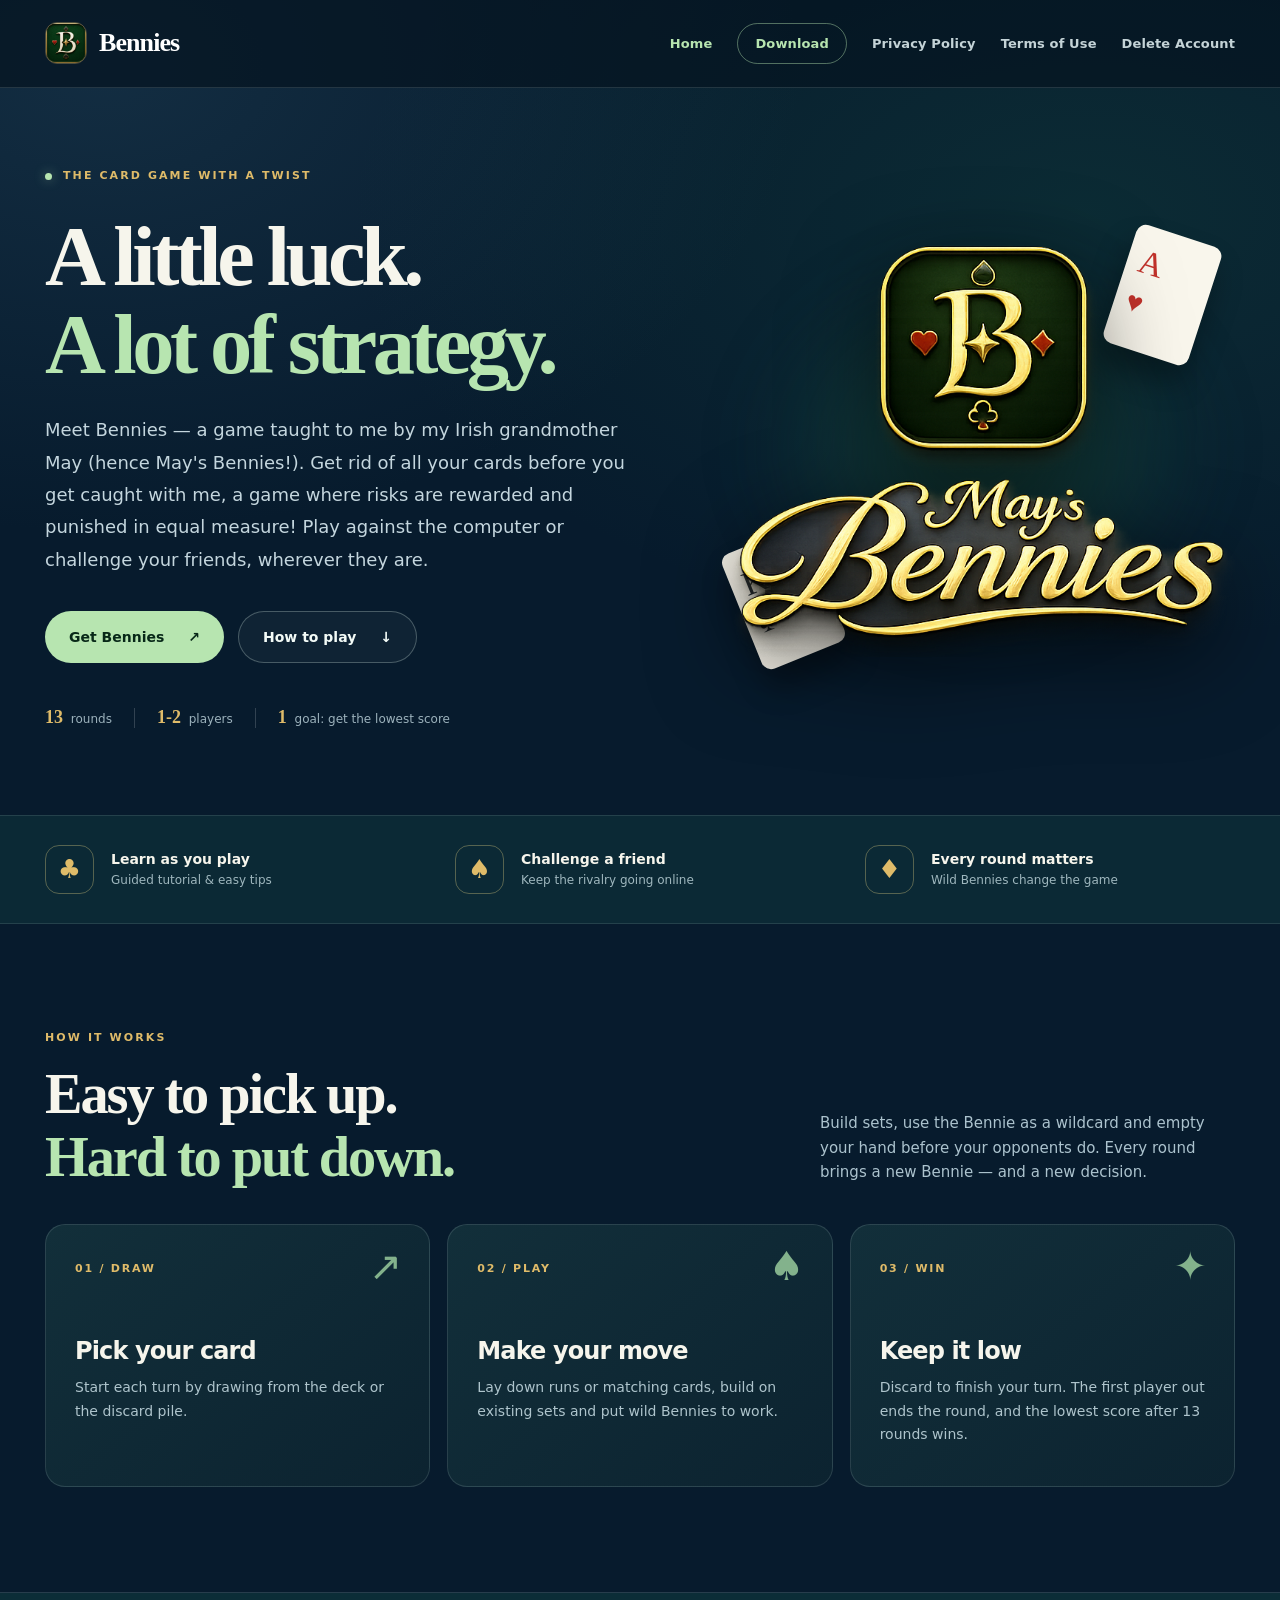
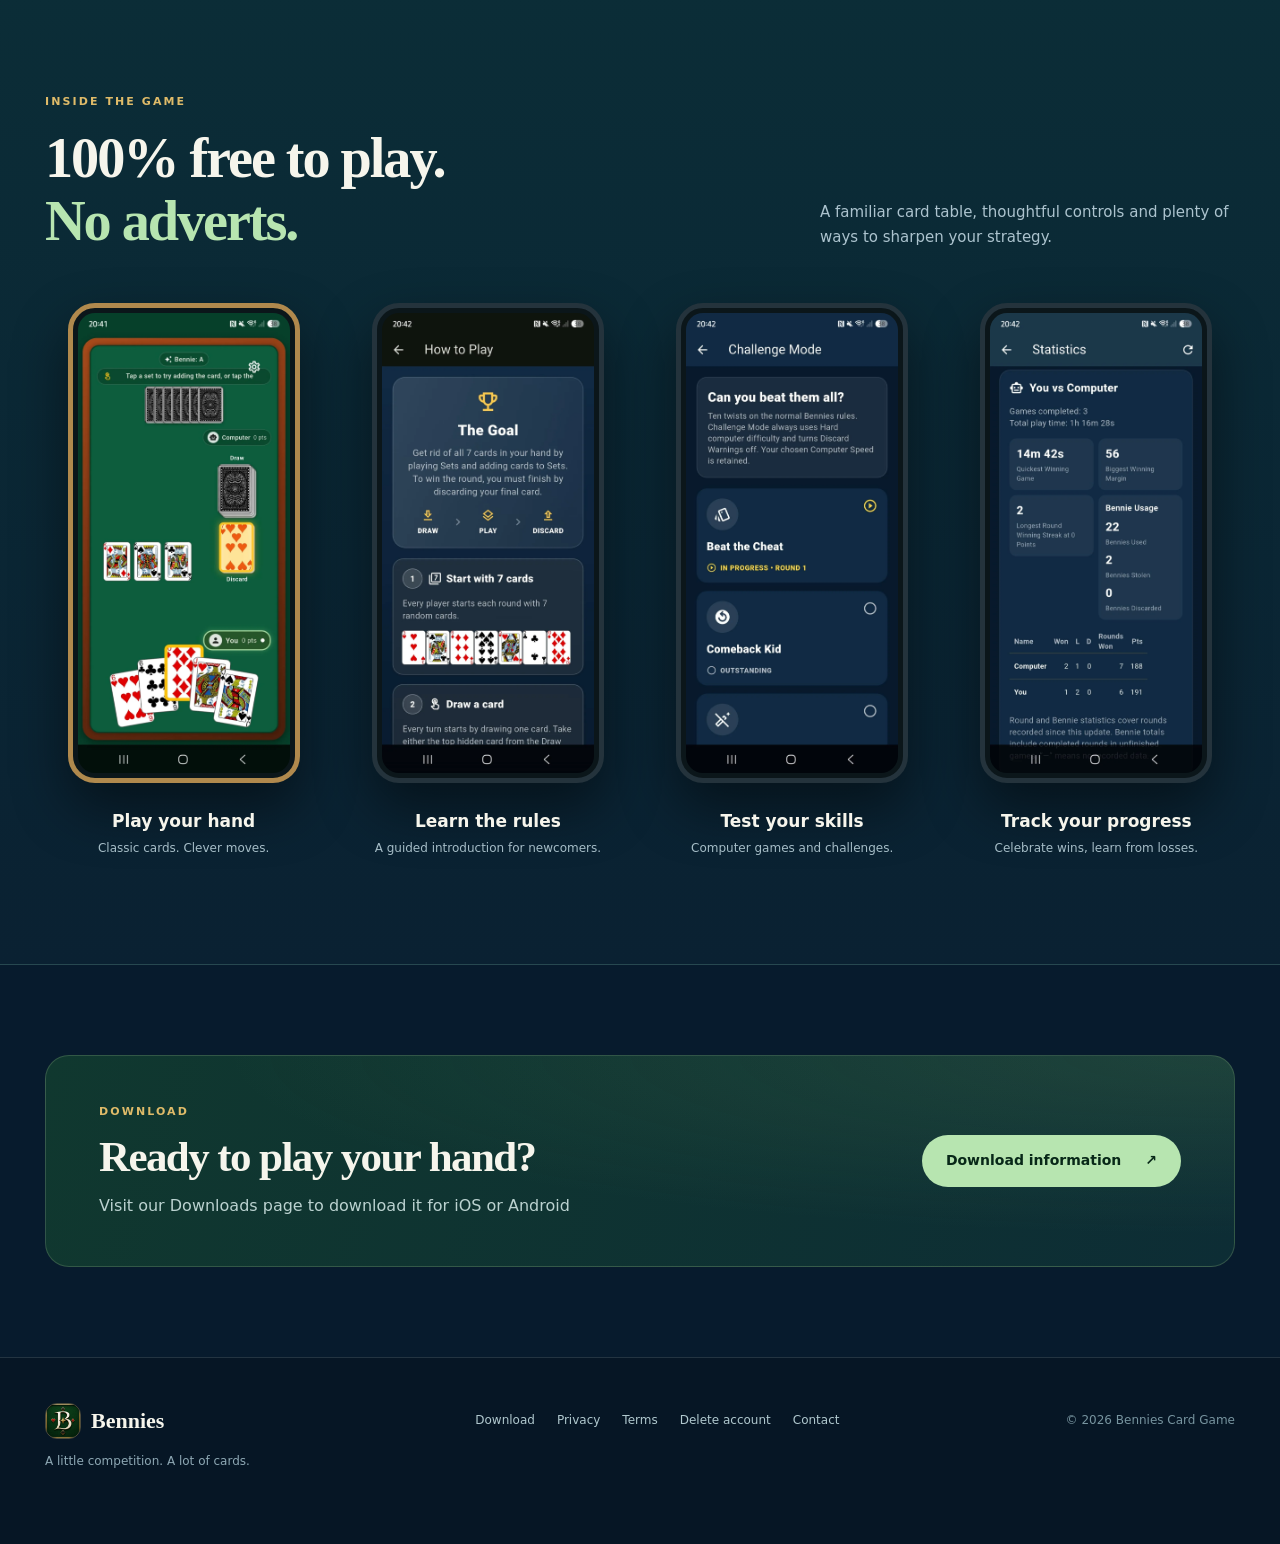
<file: index.html>
<!doctype html>
<html lang="en-GB">
<head><meta charset="utf-8"><meta name="viewport" content="width=device-width,initial-scale=1"><meta name="theme-color" content="#071b2d"><meta name="description" content="Bennies is a tactical card game with wildcards, 13 rounds, solo play and online games with friends. Discover how to play and download information."><meta property="og:title" content="Bennies | The Card Game With a Twist"><meta property="og:description" content="Bennies is a tactical card game with wildcards, 13 rounds, solo play and online games with friends. Discover how to play and download information."><meta property="og:image" content="https://benniescardgame.co.uk/assets/bennies-icon.jpg"><link rel="icon" href="assets/bennies-icon.jpg"><link rel="stylesheet" href="styles.css"><title>Bennies | The Card Game With a Twist</title></head>
<body><header class="site-header"><div class="shell nav-inner"><a class="brand" href="/" aria-label="Bennies home"><img src="assets/bennies-icon.jpg" alt="" width="42" height="42"><span>Bennies</span></a><nav class="main-nav" aria-label="Main navigation"><a class="active" href="/">Home</a><a class="" href="/Download/">Download</a><a class="" href="/privacy.html">Privacy Policy</a><a class="" href="/terms.html">Terms of Use</a><a class="" href="/delete-account.html">Delete Account</a></nav></div></header><main id="main-content"><section class="hero shell"><div class="hero-copy"><div class="eyebrow"><span class="dot"></span> THE CARD GAME WITH A TWIST</div><h1>A little luck.<br><em>A lot of strategy.</em></h1><p class="hero-lead">Meet Bennies — a game taught to me by my Irish grandmother May (hence May's Bennies!). Get rid of all your cards before you get caught with me, a game where risks are rewarded and punished in equal measure! Play against the computer or challenge your friends, wherever they are.</p><div class="hero-actions"><a class="button button-primary" href="/Download/">Get Bennies <span aria-hidden="true">↗</span></a><a class="button button-ghost" href="#how-it-works">How to play <span aria-hidden="true">↓</span></a></div><div class="hero-detail"><span><b>13</b> rounds</span><span class="sep"></span><span><b>1-2</b> players</span><span class="sep"></span><span><b>1</b> goal: get the lowest score</span></div></div><div class="hero-art"><div class="hero-halo"></div><img class="hero-logo" src="/assets/bennies-logo.png" alt="May's Bennies gold logo" width="685" height="567"><div class="mini-card mini-card-one">A<span>♥</span></div><div class="mini-card mini-card-two">K<span>♠</span></div></div></section><section class="feature-band"><div class="shell feature-band-inner"><div><span class="feature-icon">♣</span><div><strong>Learn as you play</strong><span>Guided tutorial & easy tips</span></div></div><div><span class="feature-icon">♠</span><div><strong>Challenge a friend</strong><span>Keep the rivalry going online</span></div></div><div><span class="feature-icon">♦</span><div><strong>Every round matters</strong><span>Wild Bennies change the game</span></div></div></div></section><section class="section shell" id="how-it-works"><div class="section-label">HOW IT WORKS</div><div class="section-heading"><h2>Easy to pick up.<br><em>Hard to put down.</em></h2><p>Build sets, use the Bennie as a wildcard and empty your hand before your opponents do. Every round brings a new Bennie — and a new decision.</p></div><div class="step-grid"><article class="step-card"><span class="step-num">01 / DRAW</span><span class="step-symbol">↗</span><h3>Pick your card</h3><p>Start each turn by drawing from the deck or the discard pile.</p></article><article class="step-card"><span class="step-num">02 / PLAY</span><span class="step-symbol">♠</span><h3>Make your move</h3><p>Lay down runs or matching cards, build on existing sets and put wild Bennies to work.</p></article><article class="step-card"><span class="step-num">03 / WIN</span><span class="step-symbol">✦</span><h3>Keep it low</h3><p>Discard to finish your turn. The first player out ends the round, and the lowest score after 13 rounds wins.</p></article></div></section><section class="showcase-section"><div class="shell"><div class="section-label">INSIDE THE GAME</div><div class="section-heading showcase-head"><h2>100% free to play.<br><em>No adverts.</em></h2><p>A familiar card table, thoughtful controls and plenty of ways to sharpen your strategy.</p></div><div class="screens-grid"><figure class="shot shot-big"><div class="phone"><img loading="lazy" src="/assets/game-table.webp" alt="Bennies playing board with real cards, draw and discard piles" width="390" height="844"></div><figcaption><b>Play your hand</b><span>Classic cards. Clever moves.</span></figcaption></figure><figure class="shot"><div class="phone"><img loading="lazy" src="/assets/how-to-play.webp" alt="How to Play rules explained in Bennies" width="390" height="844"></div><figcaption><b>Learn the rules</b><span>A guided introduction for newcomers.</span></figcaption></figure><figure class="shot"><div class="phone"><img loading="lazy" src="/assets/challenge-mode.webp" alt="Challenge Mode screen with Bennies challenges" width="390" height="844"></div><figcaption><b>Test your skills</b><span>Computer games and challenges.</span></figcaption></figure><figure class="shot"><div class="phone"><img loading="lazy" src="/assets/statistics.webp" alt="Bennies statistics screen" width="390" height="844"></div><figcaption><b>Track your progress</b><span>Celebrate wins, learn from losses.</span></figcaption></figure></div></div></section><section class="shell"><div class="cta-panel"><div><div class="section-label">DOWNLOAD</div><h2>Ready to play your hand?</h2><p>Visit our Downloads page to download it for iOS or Android</p></div><a class="button button-primary" href="/Download/">Download information <span aria-hidden="true">↗</span></a></div></section></main><footer class="site-footer"><div class="shell footer-inner"><div><div class="footer-brand"><img src="assets/bennies-icon.jpg" alt="" width="36" height="36"><span>Bennies</span></div><p>A little competition. A lot of cards.</p></div><div class="footer-links"><a href="/Download/">Download</a><a href="/privacy.html">Privacy</a><a href="/terms.html">Terms</a><a href="/delete-account.html">Delete account</a><a href="mailto:damianjmcgrath@gmail.com">Contact</a></div><small>© 2026 Bennies Card Game</small></div></footer></body></html>
</file>
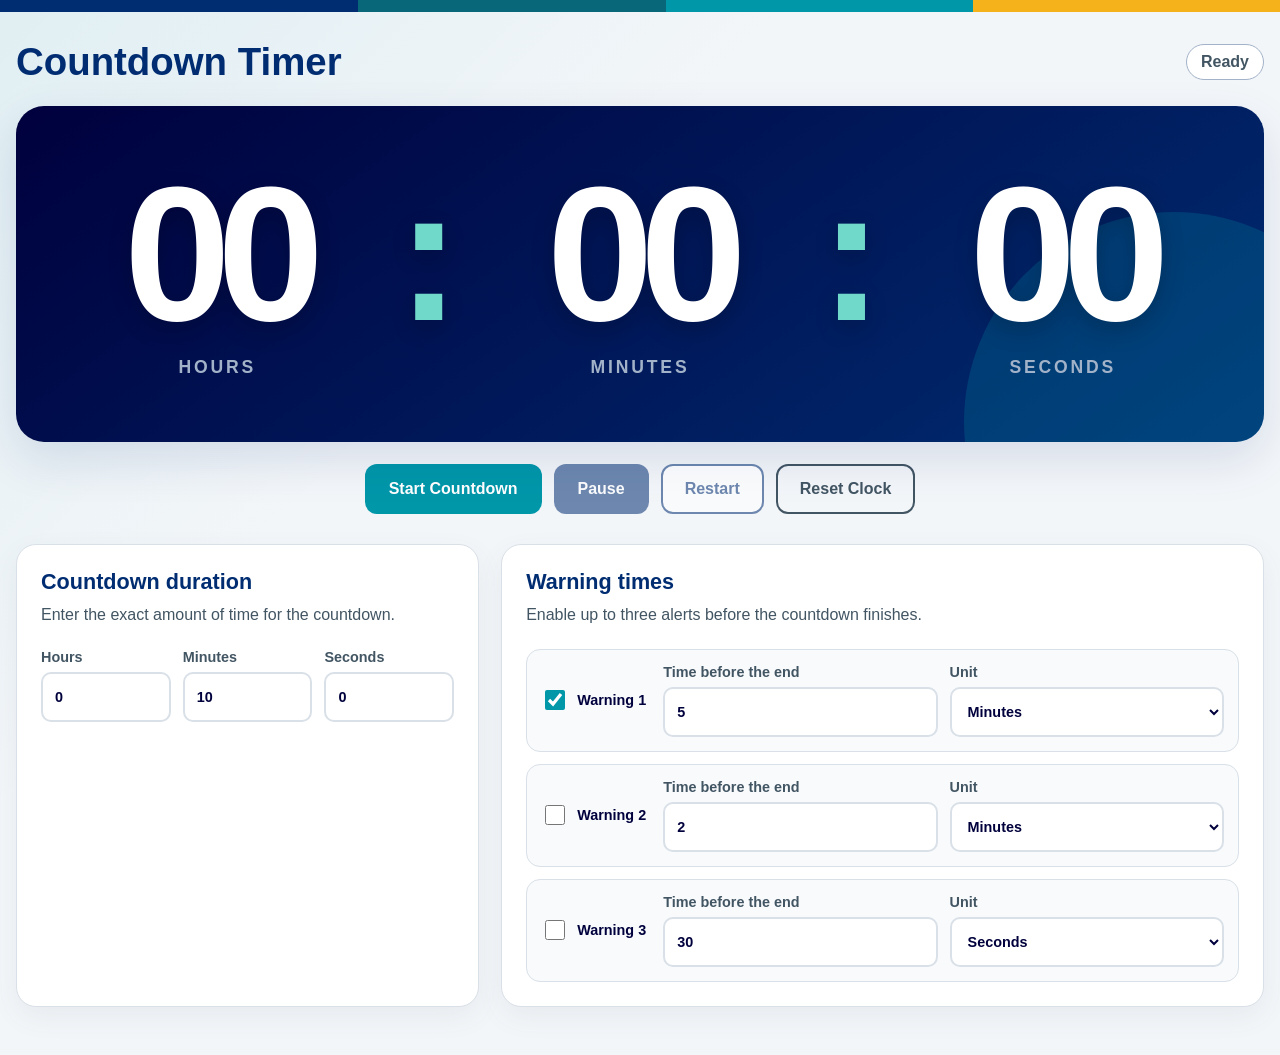
<file: countdown/index.html>
<!DOCTYPE html>
<html lang="en">
<head>
  <meta charset="UTF-8">
  <meta name="viewport" content="width=device-width, initial-scale=1.0">
  <title>Countdown Timer</title>

  <style>
    :root {
      --core-blue: #002d72;
      --dark-blue: #00003d;
      --dark-teal: #086778;
      --teal: #0097a9;
      --light-blue: #a2b2c8;
      --amber: #f6b21b;
      --mint: #71d9ca;
      --slate: #425563;
      --white: #ffffff;
      --background: #f3f6f9;
      --border: #d9e0e7;
      --shadow: 0 18px 48px rgba(0, 45, 114, 0.12);
    }

    * {
      box-sizing: border-box;
    }

    body {
      margin: 0;
      min-width: 320px;
      background:
        linear-gradient(135deg, rgba(0, 151, 169, 0.08), transparent 35%),
        var(--background);
      color: var(--dark-blue);
      font-family: Arial, Helvetica, sans-serif;
    }

    button,
    input,
    select {
      font: inherit;
    }

    button {
      cursor: pointer;
    }

    button:disabled,
    input:disabled,
    select:disabled {
      cursor: not-allowed;
      opacity: 0.55;
    }

    .top-bar {
      height: 12px;
      background: linear-gradient(
        90deg,
        var(--core-blue) 0 28%,
        var(--dark-teal) 28% 52%,
        var(--teal) 52% 76%,
        var(--amber) 76% 100%
      );
    }

    .page {
      width: min(1500px, calc(100% - 32px));
      margin: 0 auto;
      padding: 28px 0 48px;
    }

    header {
      display: flex;
      align-items: center;
      justify-content: space-between;
      gap: 20px;
      margin-bottom: 22px;
    }

    h1 {
      margin: 0;
      color: var(--core-blue);
      font-size: clamp(1.6rem, 3vw, 2.4rem);
    }

    .status {
      border: 1px solid var(--light-blue);
      border-radius: 999px;
      padding: 8px 14px;
      background: var(--white);
      color: var(--slate);
      font-weight: 700;
    }

    .status.running {
      border-color: var(--mint);
      background: rgba(113, 217, 202, 0.18);
      color: var(--dark-teal);
    }

    .status.paused {
      border-color: var(--amber);
      background: rgba(246, 178, 27, 0.16);
      color: #755000;
    }

    .status.finished {
      border-color: var(--amber);
      background: var(--amber);
      color: var(--dark-blue);
    }

    .timer-panel {
      position: relative;
      overflow: hidden;
      border-radius: 28px;
      padding: clamp(28px, 5vw, 72px) 20px;
      background: linear-gradient(145deg, var(--dark-blue), var(--core-blue));
      box-shadow: var(--shadow);
      color: var(--white);
      text-align: center;
    }

    .timer-panel::after {
      position: absolute;
      right: -120px;
      bottom: -190px;
      width: 420px;
      height: 420px;
      border-radius: 50%;
      background: rgba(0, 151, 169, 0.22);
      content: "";
      pointer-events: none;
    }

    .timer {
      position: relative;
      z-index: 1;
      display: flex;
      align-items: flex-start;
      justify-content: center;
      font-variant-numeric: tabular-nums;
    }

    .time-part {
      width: 27%;
      min-width: 0;
    }

    .digits,
    .separator {
      font-size: clamp(4.5rem, 15vw, 14rem);
      font-weight: 800;
      line-height: 0.88;
      letter-spacing: -0.07em;
      text-shadow: 0 8px 24px rgba(0, 0, 0, 0.2);
    }

    .separator {
      width: 8%;
      color: var(--mint);
      letter-spacing: 0;
    }

    .time-label {
      display: block;
      margin-top: 18px;
      color: var(--light-blue);
      font-size: clamp(0.8rem, 1.6vw, 1.1rem);
      font-weight: 700;
      letter-spacing: 0.16em;
      text-transform: uppercase;
    }

    .timer-panel.warning {
      animation: warning-pulse 0.8s ease;
    }

    .timer-panel.finished {
      background: linear-gradient(145deg, #765000, var(--amber));
      color: var(--dark-blue);
      animation: finish-pulse 0.85s ease 2;
    }

    @keyframes warning-pulse {
      50% {
        box-shadow: 0 0 0 10px rgba(246, 178, 27, 0.32);
      }
    }

    @keyframes finish-pulse {
      50% {
        transform: scale(1.008);
        box-shadow: 0 0 0 12px rgba(246, 178, 27, 0.3);
      }
    }

    .controls {
      display: flex;
      flex-wrap: wrap;
      justify-content: center;
      gap: 12px;
      margin: 22px 0 30px;
    }

    .button {
      min-height: 50px;
      border: 2px solid transparent;
      border-radius: 12px;
      padding: 12px 22px;
      font-weight: 700;
      transition: transform 0.15s ease, box-shadow 0.15s ease;
    }

    .button:not(:disabled):hover {
      transform: translateY(-1px);
      box-shadow: 0 7px 18px rgba(0, 45, 114, 0.15);
    }

    .button-primary {
      background: var(--teal);
      color: var(--white);
    }

    .button-secondary {
      background: var(--core-blue);
      color: var(--white);
    }

    .button-outline {
      border-color: var(--core-blue);
      background: var(--white);
      color: var(--core-blue);
    }

    .button-reset {
      border-color: var(--slate);
      background: transparent;
      color: var(--slate);
    }

    .setup-grid {
      display: grid;
      grid-template-columns: minmax(280px, 0.85fr) minmax(440px, 1.4fr);
      gap: 22px;
    }

    .card {
      border: 1px solid var(--border);
      border-radius: 20px;
      padding: 24px;
      background: var(--white);
      box-shadow: 0 10px 28px rgba(66, 85, 99, 0.07);
    }

    .card h2 {
      margin: 0 0 8px;
      color: var(--core-blue);
      font-size: 1.35rem;
    }

    .card-introduction {
      margin: 0 0 22px;
      color: var(--slate);
      line-height: 1.5;
    }

    .duration-inputs {
      display: grid;
      grid-template-columns: repeat(3, 1fr);
      gap: 12px;
    }

    label {
      display: block;
      color: var(--slate);
      font-size: 0.9rem;
      font-weight: 700;
    }

    input[type="number"],
    select {
      width: 100%;
      min-height: 50px;
      margin-top: 7px;
      border: 2px solid var(--border);
      border-radius: 10px;
      background: var(--white);
      color: var(--dark-blue);
      padding: 10px 12px;
    }

    input[type="number"]:focus,
    select:focus,
    button:focus-visible {
      outline: 3px solid rgba(0, 151, 169, 0.25);
      outline-offset: 2px;
      border-color: var(--teal);
    }

    .warning-list {
      display: grid;
      gap: 12px;
    }

    .warning-row {
      display: grid;
      grid-template-columns: auto 1fr 1fr;
      align-items: end;
      gap: 12px;
      border: 1px solid var(--border);
      border-radius: 14px;
      padding: 14px;
      background: #f8fafc;
    }

    .warning-toggle {
      display: flex;
      align-items: center;
      align-self: center;
      gap: 9px;
      padding-right: 5px;
      color: var(--dark-blue);
      white-space: nowrap;
    }

    .warning-toggle input {
      width: 20px;
      height: 20px;
      accent-color: var(--teal);
    }

    .error {
      display: none;
      margin: 0 0 20px;
      border-left: 5px solid var(--amber);
      border-radius: 8px;
      padding: 13px 16px;
      background: rgba(246, 178, 27, 0.17);
      color: var(--dark-blue);
      font-weight: 700;
    }

    .error.visible {
      display: block;
    }

    dialog {
      width: min(440px, calc(100% - 32px));
      border: 0;
      border-radius: 18px;
      padding: 0;
      box-shadow: 0 25px 70px rgba(0, 0, 61, 0.3);
    }

    dialog::backdrop {
      background: rgba(0, 0, 61, 0.64);
    }

    .dialog-content {
      padding: 26px;
    }

    .dialog-content h2 {
      margin: 0 0 10px;
      color: var(--core-blue);
    }

    .dialog-content p {
      margin: 0 0 22px;
      color: var(--slate);
      line-height: 1.5;
    }

    .dialog-actions {
      display: flex;
      justify-content: flex-end;
      gap: 10px;
    }

    @media (max-width: 850px) {
      .setup-grid {
        grid-template-columns: 1fr;
      }
    }

    @media (max-width: 580px) {
      .page {
        width: min(100% - 20px, 1500px);
        padding-top: 18px;
      }

      header {
        align-items: flex-start;
        flex-direction: column;
      }

      .timer-panel {
        border-radius: 20px;
        padding-inline: 8px;
      }

      .digits,
      .separator {
        font-size: clamp(3.6rem, 18vw, 7rem);
      }

      .time-label {
        margin-top: 12px;
        font-size: 0.7rem;
      }

      .controls {
        display: grid;
        grid-template-columns: repeat(2, 1fr);
      }

      .button {
        padding-inline: 10px;
      }

      .card {
        padding: 18px;
      }

      .warning-row {
        grid-template-columns: 1fr 1fr;
      }

      .warning-toggle {
        grid-column: 1 / -1;
      }
    }
  </style>
</head>

<body>
  <div class="top-bar"></div>

  <main class="page">
    <header>
      <h1>Countdown Timer</h1>
      <div id="status" class="status" aria-live="polite">Ready</div>
    </header>

    <div id="errorMessage" class="error" role="alert"></div>

    <section id="timerPanel" class="timer-panel" aria-label="Countdown clock">
      <div class="timer">
        <div class="time-part">
          <span id="hoursDisplay" class="digits">00</span>
          <span class="time-label">Hours</span>
        </div>

        <span class="separator" aria-hidden="true">:</span>

        <div class="time-part">
          <span id="minutesDisplay" class="digits">00</span>
          <span class="time-label">Minutes</span>
        </div>

        <span class="separator" aria-hidden="true">:</span>

        <div class="time-part">
          <span id="secondsDisplay" class="digits">00</span>
          <span class="time-label">Seconds</span>
        </div>
      </div>
    </section>

    <div class="controls">
      <button id="startButton" class="button button-primary" type="button">
        Start Countdown
      </button>

      <button id="pauseButton" class="button button-secondary" type="button" disabled>
        Pause
      </button>

      <button id="restartButton" class="button button-outline" type="button" disabled>
        Restart
      </button>

      <button id="resetButton" class="button button-reset" type="button">
        Reset Clock
      </button>
    </div>

    <div class="setup-grid">
      <section class="card">
        <h2>Countdown duration</h2>
        <p class="card-introduction">
          Enter the exact amount of time for the countdown.
        </p>

        <div class="duration-inputs">
          <label>
            Hours
            <input id="hoursInput" type="number" min="0" max="999" value="0">
          </label>

          <label>
            Minutes
            <input id="minutesInput" type="number" min="0" max="59" value="10">
          </label>

          <label>
            Seconds
            <input id="secondsInput" type="number" min="0" max="59" value="0">
          </label>
        </div>
      </section>

      <section class="card">
        <h2>Warning times</h2>
        <p class="card-introduction">
          Enable up to three alerts before the countdown finishes.
        </p>

        <div class="warning-list">
          <div class="warning-row">
            <label class="warning-toggle">
              <input class="warning-enabled" type="checkbox" checked>
              Warning 1
            </label>

            <label>
              Time before the end
              <input class="warning-value" type="number" min="1" value="5">
            </label>

            <label>
              Unit
              <select class="warning-unit">
                <option value="hours">Hours</option>
                <option value="minutes" selected>Minutes</option>
                <option value="seconds">Seconds</option>
              </select>
            </label>
          </div>

          <div class="warning-row">
            <label class="warning-toggle">
              <input class="warning-enabled" type="checkbox">
              Warning 2
            </label>

            <label>
              Time before the end
              <input class="warning-value" type="number" min="1" value="2">
            </label>

            <label>
              Unit
              <select class="warning-unit">
                <option value="hours">Hours</option>
                <option value="minutes" selected>Minutes</option>
                <option value="seconds">Seconds</option>
              </select>
            </label>
          </div>

          <div class="warning-row">
            <label class="warning-toggle">
              <input class="warning-enabled" type="checkbox">
              Warning 3
            </label>

            <label>
              Time before the end
              <input class="warning-value" type="number" min="1" value="30">
            </label>

            <label>
              Unit
              <select class="warning-unit">
                <option value="hours">Hours</option>
                <option value="minutes">Minutes</option>
                <option value="seconds" selected>Seconds</option>
              </select>
            </label>
          </div>
        </div>
      </section>
    </div>
  </main>

  <dialog id="restartDialog">
    <div class="dialog-content">
      <h2>Restart the countdown?</h2>
      <p>
        The clock will return to its original duration and begin counting
        down again. Your warning settings will be retained.
      </p>

      <div class="dialog-actions">
        <button
          id="cancelRestartButton"
          class="button button-outline"
          type="button"
        >
          Cancel
        </button>

        <button
          id="confirmRestartButton"
          class="button button-secondary"
          type="button"
        >
          Restart Countdown
        </button>
      </div>
    </div>
  </dialog>

  <dialog id="resetDialog">
    <div class="dialog-content">
      <h2>Reset the clock?</h2>
      <p>
        This will stop the countdown and clear the current clock settings.
      </p>

      <div class="dialog-actions">
        <button
          id="cancelResetButton"
          class="button button-outline"
          type="button"
        >
          Cancel
        </button>

        <button
          id="confirmResetButton"
          class="button button-secondary"
          type="button"
        >
          Reset Clock
        </button>
      </div>
    </div>
  </dialog>

  <script>
    const hoursDisplay = document.getElementById("hoursDisplay");
    const minutesDisplay = document.getElementById("minutesDisplay");
    const secondsDisplay = document.getElementById("secondsDisplay");

    const hoursInput = document.getElementById("hoursInput");
    const minutesInput = document.getElementById("minutesInput");
    const secondsInput = document.getElementById("secondsInput");

    const startButton = document.getElementById("startButton");
    const pauseButton = document.getElementById("pauseButton");
    const restartButton = document.getElementById("restartButton");
    const resetButton = document.getElementById("resetButton");

    const statusElement = document.getElementById("status");
    const timerPanel = document.getElementById("timerPanel");
    const errorMessage = document.getElementById("errorMessage");

    const warningRows = [...document.querySelectorAll(".warning-row")];

    let timerInterval = null;
    let endTimestamp = 0;
    let initialDurationMs = 0;
    let remainingMs = 0;
    let previousRemainingMs = 0;
    let configuredWarnings = [];
    let triggeredWarnings = new Set();
    let timerState = "ready";
    let audioContext = null;
let audioUnlocked = false;

const warningAudio = new Audio(
  "mixkit-clear-announce-tones-2861.wav"
);

const finishedAudio = new Audio(
  "mixkit-happy-bells-notification-937.wav"
);

warningAudio.preload = "auto";
finishedAudio.preload = "auto";



const restartDialog = document.getElementById("restartDialog");
const cancelRestartButton =
  document.getElementById("cancelRestartButton");
const confirmRestartButton =
  document.getElementById("confirmRestartButton");

const resetDialog = document.getElementById("resetDialog");
const cancelResetButton =
  document.getElementById("cancelResetButton");
const confirmResetButton =
  document.getElementById("confirmResetButton");


    function normaliseNumber(value, maximum = Infinity) {
      const number = Math.floor(Number(value));
      return Number.isFinite(number)
        ? Math.max(0, Math.min(number, maximum))
        : 0;
    }

    function getDurationFromInputs() {
      const hours = normaliseNumber(hoursInput.value, 999);
      const minutes = normaliseNumber(minutesInput.value, 59);
      const seconds = normaliseNumber(secondsInput.value, 59);

      hoursInput.value = hours;
      minutesInput.value = minutes;
      secondsInput.value = seconds;

      return ((hours * 3600) + (minutes * 60) + seconds) * 1000;
    }

    function getWarningMilliseconds(value, unit) {
      const multipliers = {
        hours: 3600000,
        minutes: 60000,
        seconds: 1000
      };

      return value * multipliers[unit];
    }

    function readWarnings(durationMs) {
      const warnings = [];

      for (let index = 0; index < warningRows.length; index++) {
        const row = warningRows[index];
        const enabled = row.querySelector(".warning-enabled").checked;

        if (!enabled) {
          continue;
        }

        const valueInput = row.querySelector(".warning-value");
        const unitInput = row.querySelector(".warning-unit");
        const value = normaliseNumber(valueInput.value);

        valueInput.value = value;

        if (value < 1) {
          throw new Error(`Warning ${index + 1} must be at least 1.`);
        }

        const thresholdMs = getWarningMilliseconds(value, unitInput.value);

        if (thresholdMs >= durationMs) {
          throw new Error(
            `Warning ${index + 1} must occur after the countdown has started.`
          );
        }

        if (warnings.some(warning => warning.thresholdMs === thresholdMs)) {
          throw new Error("Two warnings cannot be set for exactly the same time.");
        }

        warnings.push({
          id: index,
          thresholdMs
        });
      }

      return warnings.sort((a, b) => b.thresholdMs - a.thresholdMs);
    }

    function formatTime(milliseconds) {
      const totalSeconds = Math.max(0, Math.ceil(milliseconds / 1000));
      const hours = Math.floor(totalSeconds / 3600);
      const minutes = Math.floor((totalSeconds % 3600) / 60);
      const seconds = totalSeconds % 60;

      return {
        hours: String(hours).padStart(2, "0"),
        minutes: String(minutes).padStart(2, "0"),
        seconds: String(seconds).padStart(2, "0")
      };
    }

    function updateDisplay(milliseconds) {
      const time = formatTime(milliseconds);
      hoursDisplay.textContent = time.hours;
      minutesDisplay.textContent = time.minutes;
      secondsDisplay.textContent = time.seconds;
      document.title = `${time.hours}:${time.minutes}:${time.seconds} – Countdown`;
    }

    function setStatus(text, stateClass = "") {
      statusElement.textContent = text;
      statusElement.className = "status";

      if (stateClass) {
        statusElement.classList.add(stateClass);
      }
    }

    function showError(message) {
      errorMessage.textContent = message;
      errorMessage.classList.add("visible");
      errorMessage.scrollIntoView({ behavior: "smooth", block: "nearest" });
    }

    function clearError() {
      errorMessage.textContent = "";
      errorMessage.classList.remove("visible");
    }

    function setConfigurationDisabled(disabled) {
      document
        .querySelectorAll(".card input, .card select")
        .forEach(control => control.disabled = disabled);
    }

async function ensureAudioReady() {
  if (!audioContext) {
    audioContext = new (window.AudioContext || window.webkitAudioContext)();
  }

  if (audioContext.state !== "running") {
    await audioContext.resume();
  }

  // Play an inaudible tone to fully initialise browser audio.
  // This prevents the first real warning from being missed.
  if (!audioUnlocked) {
    const oscillator = audioContext.createOscillator();
    const gain = audioContext.createGain();

    gain.gain.setValueAtTime(0.0001, audioContext.currentTime);

    oscillator.connect(gain);
    gain.connect(audioContext.destination);

    oscillator.start();
    oscillator.stop(audioContext.currentTime + 0.02);

    audioUnlocked = true;
  }
}

function playTone(frequency, startDelay, duration, volume = 0.18) {
  const scheduleTone = () => {
    const oscillator = audioContext.createOscillator();
    const gain = audioContext.createGain();
    const startTime = audioContext.currentTime + startDelay;

    oscillator.type = "sine";
    oscillator.frequency.setValueAtTime(frequency, startTime);

    gain.gain.setValueAtTime(0.0001, startTime);
    gain.gain.exponentialRampToValueAtTime(
      volume,
      startTime + 0.025
    );
    gain.gain.exponentialRampToValueAtTime(
      0.0001,
      startTime + duration
    );

    oscillator.connect(gain);
    gain.connect(audioContext.destination);

    oscillator.start(startTime);
    oscillator.stop(startTime + duration + 0.05);
  };

  if (!audioContext || audioContext.state !== "running") {
    ensureAudioReady()
      .then(scheduleTone)
      .catch(error => console.error("Unable to play sound:", error));
  } else {
    scheduleTone();
  }
}

function playAudioFile(audio, fallbackSound) {
  audio.pause();
  audio.currentTime = 0;
  audio.volume = 0.85;

  const playAttempt = audio.play();

  if (playAttempt !== undefined) {
    playAttempt.catch(error => {
      console.warn("Audio file could not be played:", error);
      fallbackSound();
    });
  }
}

function playWarningSound() {
  playAudioFile(warningAudio, () => {
    playTone(880, 0, 0.22);
    playTone(1174.66, 0.25, 0.35);
  });
}

function playFinishedSound() {
  playAudioFile(finishedAudio, () => {
    playTone(659.25, 0, 0.3, 0.22);
    playTone(783.99, 0.34, 0.3, 0.22);
    playTone(1046.5, 0.68, 0.85, 0.25);
  });
}

    function animateWarning() {
      timerPanel.classList.remove("warning");
      void timerPanel.offsetWidth;
      timerPanel.classList.add("warning");

      window.setTimeout(() => {
        timerPanel.classList.remove("warning");
      }, 900);
    }

    function tick() {
      remainingMs = Math.max(0, endTimestamp - Date.now());

      configuredWarnings.forEach(warning => {
        const crossedThreshold =
          previousRemainingMs > warning.thresholdMs &&
          remainingMs <= warning.thresholdMs;

        if (crossedThreshold && !triggeredWarnings.has(warning.id)) {
          triggeredWarnings.add(warning.id);
          playWarningSound();
          animateWarning();
          setStatus("Warning reached", "running");
        }
      });

      updateDisplay(remainingMs);
      previousRemainingMs = remainingMs;

      if (remainingMs <= 0) {
        finishCountdown();
      }
    }

    function beginRunning() {
      clearInterval(timerInterval);

      timerState = "running";
      endTimestamp = Date.now() + remainingMs;
      previousRemainingMs = remainingMs;

      setStatus("Countdown running", "running");
      timerPanel.classList.remove("finished");
      startButton.disabled = true;
      pauseButton.disabled = false;
      restartButton.disabled = false;
      pauseButton.textContent = "Pause";
      setConfigurationDisabled(true);

      tick();
      timerInterval = window.setInterval(tick, 200);
    }

async function startCountdown() {
  clearError();

  try {
    await ensureAudioReady();
warningAudio.load();
finishedAudio.load();

        const durationMs = getDurationFromInputs();

        if (durationMs <= 0) {
          throw new Error("Enter a countdown duration greater than zero.");
        }

        configuredWarnings = readWarnings(durationMs);
        initialDurationMs = durationMs;
        remainingMs = durationMs;
        triggeredWarnings.clear();

        beginRunning();
      } catch (error) {
        showError(error.message);
      }
    }

    function pauseOrResumeCountdown() {
      if (timerState === "running") {
        remainingMs = Math.max(0, endTimestamp - Date.now());
        clearInterval(timerInterval);
        timerInterval = null;
        timerState = "paused";

        updateDisplay(remainingMs);
        setStatus("Countdown paused", "paused");
        pauseButton.textContent = "Resume";
        return;
      }

      if (timerState === "paused") {
        beginRunning();
      }
    }

function openRestartDialog() {
  if (typeof restartDialog.showModal === "function") {
    restartDialog.showModal();
  } else if (
    window.confirm(
      "Restart the countdown from its original duration?"
    )
  ) {
    restartCountdown();
  }
}

function openResetDialog() {
  if (typeof resetDialog.showModal === "function") {
    resetDialog.showModal();
  } else if (
    window.confirm("Reset the clock and clear its settings?")
  ) {
    resetClock();
  }
}


    function restartCountdown() {

if (restartDialog.open) {
  restartDialog.close();
}

      if (initialDurationMs <= 0) {
        return;
      }

      clearError();
      clearInterval(timerInterval);
      triggeredWarnings.clear();
      remainingMs = initialDurationMs;

      beginRunning();
    }

    function finishCountdown() {
      clearInterval(timerInterval);
      timerInterval = null;
      timerState = "finished";
      remainingMs = 0;

      updateDisplay(0);
      playFinishedSound();

      setStatus("Time expired", "finished");
      timerPanel.classList.add("finished");
      startButton.disabled = false;
      pauseButton.disabled = true;
      pauseButton.textContent = "Pause";
      restartButton.disabled = false;
      setConfigurationDisabled(false);
    }

    function openResetDialog() {
      if (typeof resetDialog.showModal === "function") {
        resetDialog.showModal();
      } else if (window.confirm("Reset the clock and clear its settings?")) {
        resetClock();
      }
    }

    function resetClock() {
      clearInterval(timerInterval);
      timerInterval = null;

      timerState = "ready";
      endTimestamp = 0;
      initialDurationMs = 0;
      remainingMs = 0;
      previousRemainingMs = 0;
      configuredWarnings = [];
      triggeredWarnings.clear();

      hoursInput.value = 0;
      minutesInput.value = 0;
      secondsInput.value = 0;

      warningRows.forEach(row => {
        row.querySelector(".warning-enabled").checked = false;
      });

      updateDisplay(0);
      clearError();
      setStatus("Ready");
      timerPanel.classList.remove("warning", "finished");
      startButton.disabled = false;
      pauseButton.disabled = true;
      pauseButton.textContent = "Pause";
      restartButton.disabled = true;
      setConfigurationDisabled(false);

      if (resetDialog.open) {
        resetDialog.close();
      }
    }

startButton.addEventListener("click", startCountdown);
pauseButton.addEventListener("click", pauseOrResumeCountdown);
restartButton.addEventListener("click", openRestartDialog);
resetButton.addEventListener("click", openResetDialog);

cancelRestartButton.addEventListener("click", () => {
  restartDialog.close();
});

confirmRestartButton.addEventListener("click", () => {
  restartDialog.close();
  restartCountdown();
});

cancelResetButton.addEventListener("click", () => {
  resetDialog.close();
});

confirmResetButton.addEventListener("click", resetClock);

restartDialog.addEventListener("click", event => {
  if (event.target === restartDialog) {
    restartDialog.close();
  }
});

resetDialog.addEventListener("click", event => {
  if (event.target === resetDialog) {
    resetDialog.close();
  }
});

updateDisplay(0);
  </script>
</body>
</html>
</file>
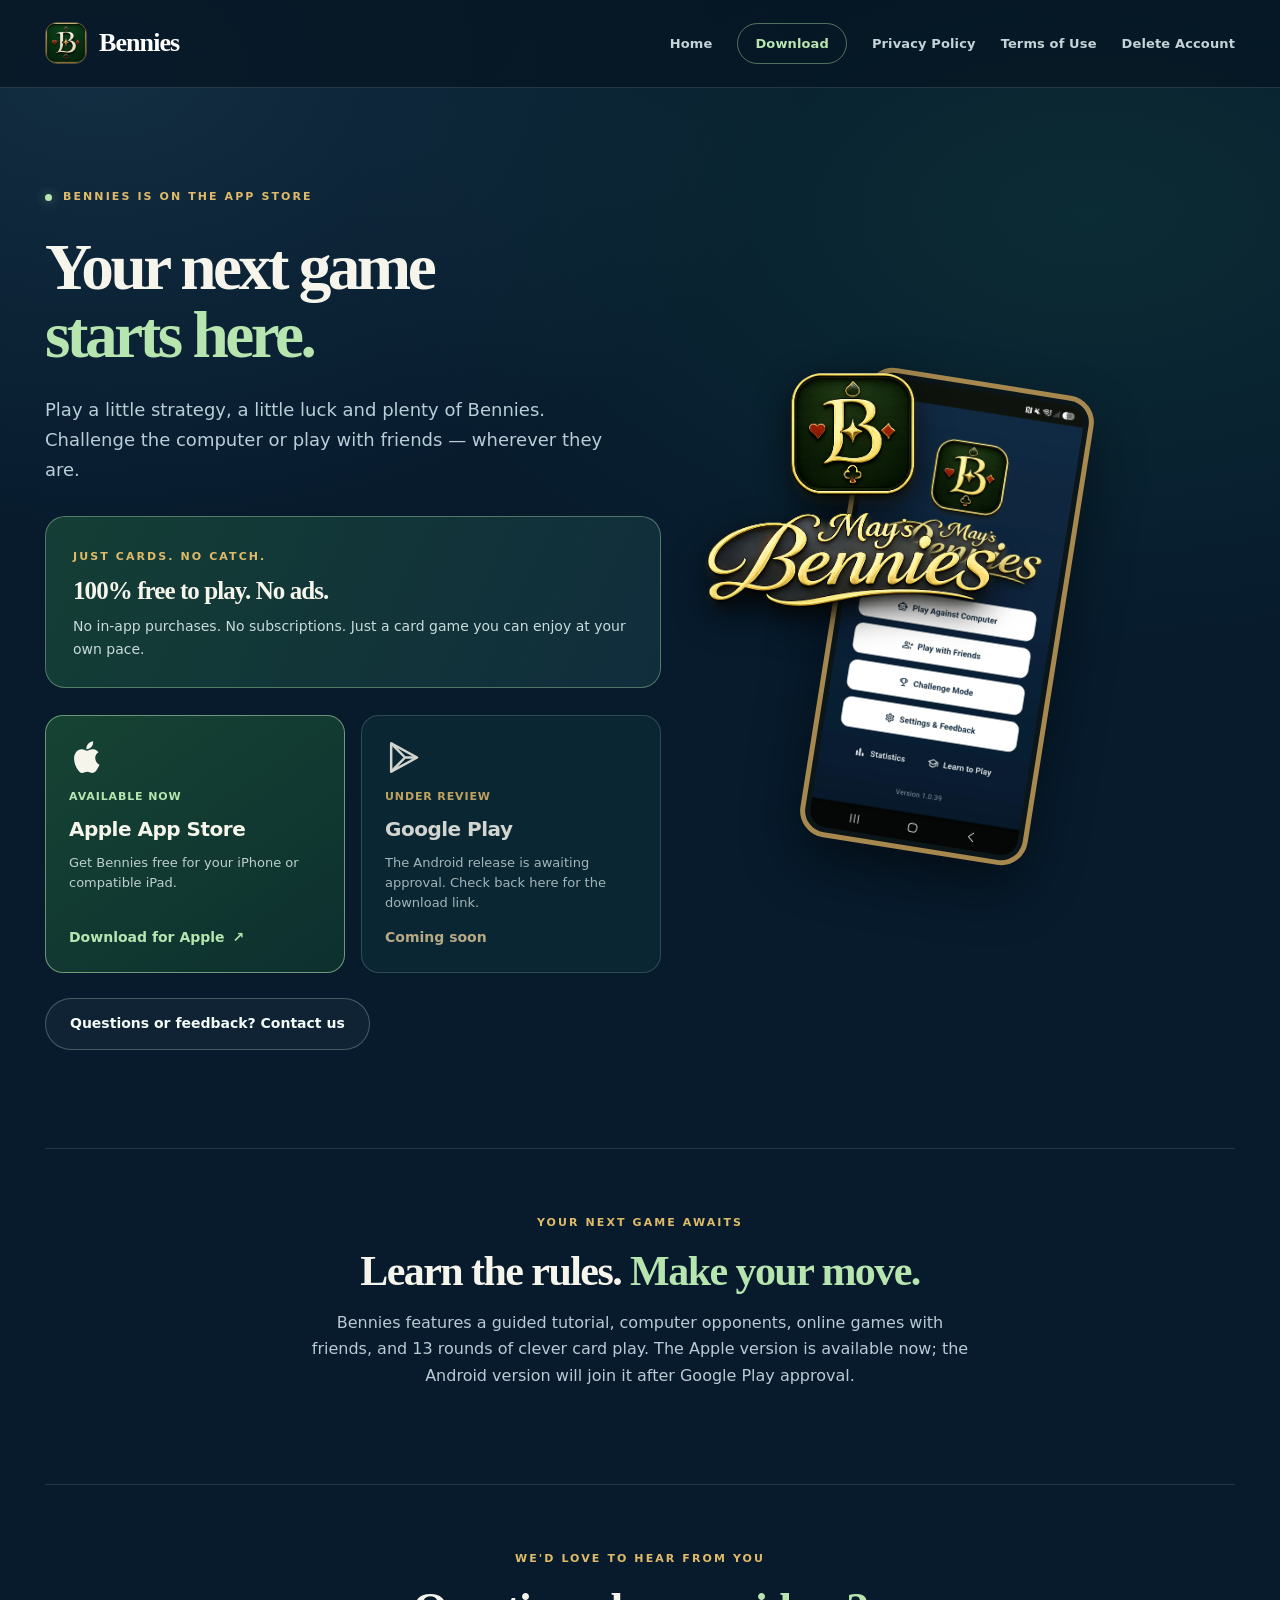
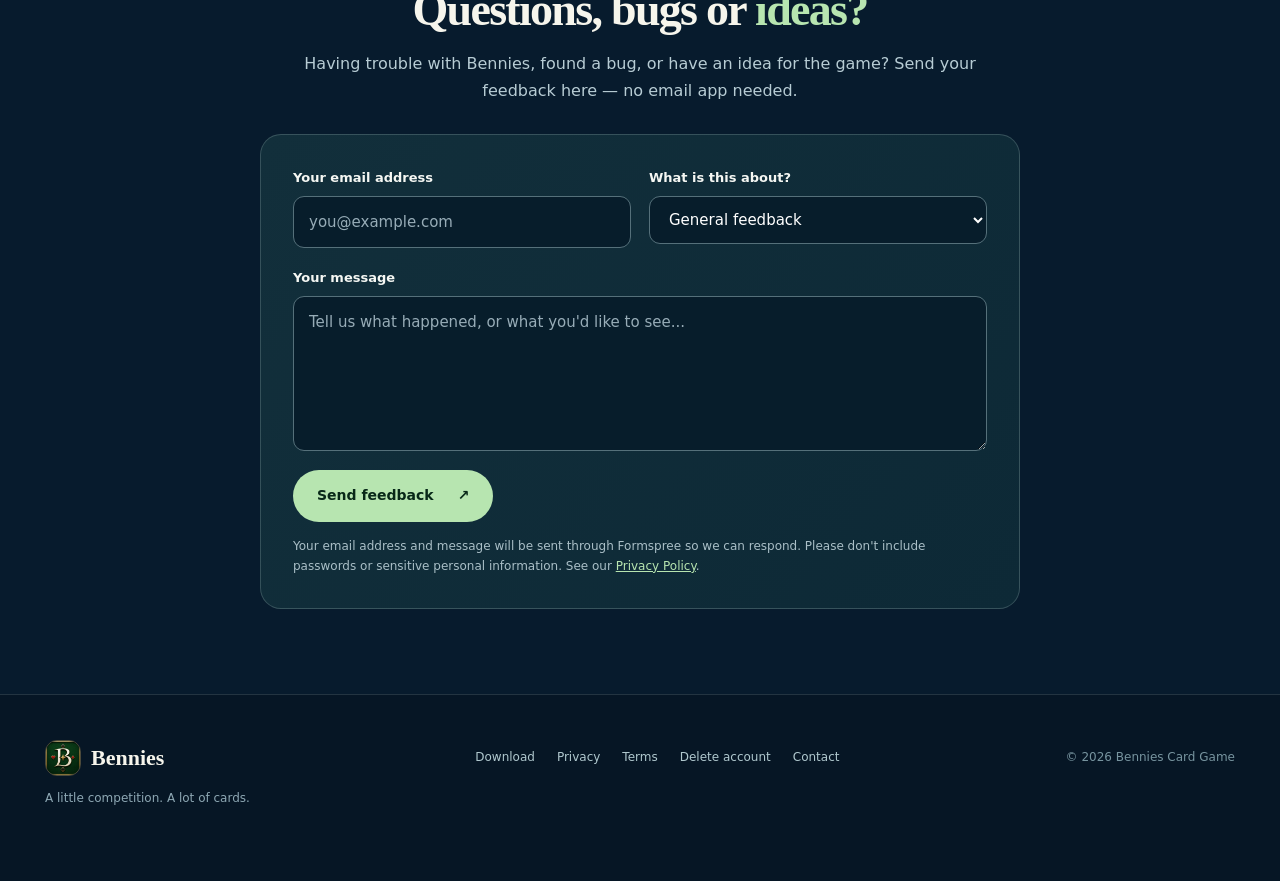
<file: Download/index.html>
<!doctype html>
<html lang="en-GB">
<head>
  <meta charset="utf-8">
  <meta name="viewport" content="width=device-width, initial-scale=1">
  <meta name="theme-color" content="#071b2d">
  <meta name="description" content="Download Bennies free on the Apple App Store. No ads, no subscriptions and no in-app purchases. Google Play is coming soon.">
  <meta property="og:title" content="Download Bennies | Free Card Game, No Ads">
  <meta property="og:description" content="Bennies is free to play with no adverts. Download on the Apple App Store today; Google Play is coming soon.">
  <meta property="og:image" content="https://benniescardgame.co.uk/assets/bennies-icon.jpg">
  <link rel="icon" href="../assets/bennies-icon.jpg">
  <link rel="stylesheet" href="../styles.css">
  <title>Download Bennies | Free to Play, No Ads</title>
  <style>
    /* Page-specific styles; no changes to the site's shared CSS are required. */
    .availability-panel{margin-top:32px;padding:25px 27px;background:linear-gradient(115deg,#143e35,#102d3c);border:1px solid rgba(183,229,176,.38);border-radius:20px}
    .availability-panel h2{font:600 25px Georgia,serif;margin:8px 0 10px}
    .availability-panel p{color:#c9dbdc;margin:0;font-size:14px;line-height:1.7}
    .store-choice-grid{display:grid;grid-template-columns:repeat(2,minmax(0,1fr));gap:16px;margin-top:27px}
    .store-choice{display:flex;flex-direction:column;align-items:flex-start;gap:12px;text-decoration:none;border:1px solid rgba(210,234,229,.22);background:#0c2935;border-radius:18px;padding:23px;min-height:215px;color:#f6f5ec;transition:border-color .2s,transform .2s}
    a.store-choice:hover{transform:translateY(-3px);border-color:#b7e5b0;color:#fff}
    .store-choice.is-live{border-color:rgba(183,229,176,.55);background:linear-gradient(145deg,#164333,#0d302f)}
    .store-choice.is-pending{opacity:.85}
    .store-choice svg{width:37px;height:37px;flex:none}
    .store-choice h3{font-size:20px;letter-spacing:-.025em;margin:0}
    .store-choice p{font-size:13px;color:#bfd0d1;margin:0;line-height:1.55}
    .store-tag{font-size:11px;letter-spacing:.08em;font-weight:800;text-transform:uppercase;color:#b7e5b0}
    .store-tag.pending{color:#dfbb69}
    .store-action{display:inline-flex;gap:8px;align-items:center;margin-top:auto;color:#b7e5b0;font-size:14px;font-weight:800}
    .store-choice.is-pending .store-action{color:#d4c394}
    .download-hero .download-copy>p{max-width:590px}
    .download-note{color:#9fb7be;font-size:13px;margin-top:19px;line-height:1.7}
    .download-next .store-previews{margin-bottom:18px}
    @media(max-width:700px){.store-choice-grid{grid-template-columns:1fr}.store-choice{min-height:170px}.download-hero{padding-top:55px}.availability-panel{padding:21px}}

    /* Feedback form: complements the existing Bennies download page. */
    .feedback-section{padding-top:65px;padding-bottom:85px;border-top:1px solid var(--line)}
    .feedback-intro{text-align:center;max-width:690px;margin:0 auto 30px}
    .feedback-intro h2{font:600 clamp(32px,4vw,46px)/1.16 Georgia,serif;margin:15px 0}
    .feedback-intro p{color:#b7ccd4;margin:0}
    .feedback-card{max-width:760px;margin:auto;padding:32px;background:linear-gradient(130deg,#122f3b,#0d2936);border:1px solid rgba(210,234,229,.2);border-radius:21px}
    .feedback-grid{display:grid;grid-template-columns:1fr 1fr;gap:18px}
    .feedback-field{display:flex;flex-direction:column;gap:7px;margin-bottom:19px;min-width:0}
    .feedback-field label{font-weight:750;font-size:13px;color:#f5f7f3}
    .feedback-field input,.feedback-field select,.feedback-field textarea{width:100%;padding:13px 15px;border-radius:11px;border:1px solid #55707a;background:#071d2b;color:#fff;font:inherit;font-size:15px}
    .feedback-field input::placeholder,.feedback-field textarea::placeholder{color:#97acb7}
    .feedback-field input:focus-visible,.feedback-field select:focus-visible,.feedback-field textarea:focus-visible{outline:2px solid var(--mint);outline-offset:2px}
    .feedback-field textarea{resize:vertical;min-height:155px}
    .feedback-submit{border:0;cursor:pointer}
    .feedback-submit:disabled{opacity:.6;cursor:wait;transform:none}
    .feedback-status{margin-top:17px;padding:13px 15px;border-radius:11px;font-size:14px;line-height:1.5}
    .feedback-status[hidden]{display:none}
    .feedback-status.success{color:#ddf5dc;background:#18533d;border:1px solid #6eb88a}
    .feedback-status.error{color:#ffe6df;background:#51252a;border:1px solid #c27e80}
    .feedback-privacy{font-size:12px;color:#aabfc7;margin:15px 0 0;line-height:1.65}
    .feedback-honeypot{position:absolute!important;left:-9999px!important;width:1px!important;height:1px!important;overflow:hidden!important}
    @media(max-width:600px){.feedback-card{padding:22px}.feedback-grid{grid-template-columns:1fr;gap:0}.feedback-section{padding-top:55px;padding-bottom:60px}}
  </style>
</head>
<body>
<header class="site-header">
  <div class="shell nav-inner">
    <a class="brand" href="/" aria-label="Bennies home"><img src="../assets/bennies-icon.jpg" alt="" width="42" height="42"><span>Bennies</span></a>
    <nav class="main-nav" aria-label="Main navigation">
      <a href="/">Home</a>
      <a class="active" href="/Download/" aria-current="page">Download</a>
      <a href="/privacy.html">Privacy Policy</a>
      <a href="/terms.html">Terms of Use</a>
      <a href="/delete-account.html">Delete Account</a>
    </nav>
  </div>
</header>
<main id="main-content">
  <section class="shell download-hero">
    <div class="download-copy">
      <div class="eyebrow"><span class="dot"></span> BENNIES IS ON THE APP STORE</div>
      <h1>Your next game<br><em>starts here.</em></h1>
      <p>Play a little strategy, a little luck and plenty of Bennies. Challenge the computer or play with friends — wherever they are.</p>
      <div class="availability-panel">
        <span class="small-label">JUST CARDS. NO CATCH.</span>
        <h2>100% free to play. No ads.</h2>
        <p>No in-app purchases. No subscriptions. Just a card game you can enjoy at your own pace.</p>
      </div>
      <div class="store-choice-grid" aria-label="Download Bennies">
        <a class="store-choice is-live" href="https://apps.apple.com/app/id6791396352" target="_blank" rel="noopener noreferrer" aria-label="Download Bennies free on the Apple App Store (opens in a new tab)">
          <svg viewBox="0 0 24 24" fill="currentColor" aria-hidden="true"><path d="M17.05 12.54c.03 3.04 2.67 4.04 2.7 4.05-.02.07-.42 1.47-1.39 2.92-.84 1.26-1.71 2.5-3.08 2.53-1.35.03-1.79-.82-3.34-.82s-2.04.79-3.32.85c-1.33.05-2.35-1.35-3.2-2.6-1.74-2.54-3.07-7.16-1.28-10.28a4.98 4.98 0 0 1 4.18-2.55c1.31-.03 2.55.91 3.35.91.79 0 2.27-1.12 3.83-.95.65.03 2.49.26 3.67 1.98-.1.06-2.19 1.27-2.17 3.96ZM14.58 5.01A4.94 4.94 0 0 0 15.7 1.4a5.05 5.05 0 0 0-3.27 1.72 4.7 4.7 0 0 0-1.18 3.48c1.23.09 2.48-.62 3.33-1.59Z"/></svg>
          <span class="store-tag">Available now</span>
          <h3>Apple App Store</h3>
          <p>Get Bennies free for your iPhone or compatible iPad.</p>
          <span class="store-action">Download for Apple <span aria-hidden="true">↗</span></span>
        </a>
        <div class="store-choice is-pending" aria-label="Google Play, coming soon">
          <svg viewBox="0 0 24 24" fill="none" stroke="currentColor" stroke-width="1.6" stroke-linejoin="round" aria-hidden="true"><path d="M4 2.8v18.4L20.8 12 4 2.8Z"/><path d="M4 2.8 13 12 4 21.2M13 12l7.8 0"/></svg>
          <span class="store-tag pending">Under review</span>
          <h3>Google Play</h3>
          <p>The Android release is awaiting approval. Check back here for the download link.</p>
          <span class="store-action">Coming soon</span>
        </div>
      </div>
      <div class="download-actions"><a class="button button-ghost" href="#feedback">Questions or feedback? Contact us</a></div>
    </div>
    <div class="download-visual">
      <img class="download-brand" src="/assets/bennies-logo.png" alt="May's Bennies gold logo">
      <div class="phone download-phone"><img src="/assets/home-screen.webp" alt="Bennies home screen showing computer, friends and challenge game modes"></div>
    </div>
  </section>
  <section class="shell download-next">
    <div class="section-label">YOUR NEXT GAME AWAITS</div>
    <h2>Learn the rules. <em>Make your move.</em></h2>
    <p>Bennies features a guided tutorial, computer opponents, online games with friends, and 13 rounds of clever card play. The Apple version is available now; the Android version will join it after Google Play approval.</p>
  </section>
  <section class="shell feedback-section" id="feedback" aria-labelledby="feedback-heading">
    <div class="feedback-intro">
      <div class="section-label">WE'D LOVE TO HEAR FROM YOU</div>
      <h2 id="feedback-heading">Questions, bugs or <em>ideas?</em></h2>
      <p>Having trouble with Bennies, found a bug, or have an idea for the game? Send your feedback here — no email app needed.</p>
    </div>
    <div class="feedback-card">
      <form id="bennies-feedback-form" action="https://formspree.io/f/myewobab" method="POST">
        <input type="hidden" name="_subject" value="Bennies website feedback">
        <div class="feedback-honeypot" aria-hidden="true"><label for="feedback-company">Leave this field empty</label><input id="feedback-company" name="_gotcha" type="text" tabindex="-1" autocomplete="off"></div>
        <div class="feedback-grid">
          <div class="feedback-field"><label for="feedback-email">Your email address</label><input id="feedback-email" name="email" type="email" autocomplete="email" maxlength="254" placeholder="you@example.com" required></div>
          <div class="feedback-field"><label for="feedback-topic">What is this about?</label><select id="feedback-topic" name="topic" required><option value="General feedback">General feedback</option><option value="Report a bug">Report a bug</option><option value="Support request">Get support</option><option value="Feature suggestion">Suggest a feature</option></select></div>
        </div>
        <div class="feedback-field"><label for="feedback-message">Your message</label><textarea id="feedback-message" name="message" minlength="10" maxlength="5000" placeholder="Tell us what happened, or what you'd like to see..." required></textarea></div>
        <button class="button button-primary feedback-submit" id="feedback-submit" type="submit">Send feedback <span aria-hidden="true">↗</span></button>
        <div id="feedback-status" class="feedback-status" role="status" aria-live="polite" hidden></div>
        <p class="feedback-privacy">Your email address and message will be sent through Formspree so we can respond. Please don't include passwords or sensitive personal information. See our <a href="/privacy.html">Privacy Policy</a>.</p>
      </form>
    </div>
  </section>
</main>
<footer class="site-footer"><div class="shell footer-inner"><div><div class="footer-brand"><img src="../assets/bennies-icon.jpg" alt="" width="36" height="36"><span>Bennies</span></div><p>A little competition. A lot of cards.</p></div><div class="footer-links"><a href="/Download/">Download</a><a href="/privacy.html">Privacy</a><a href="/terms.html">Terms</a><a href="/delete-account.html">Delete account</a><a href="/Download/#feedback">Contact</a></div><small>© 2026 Bennies Card Game</small></div></footer>
<script>
  (() => {
    const form = document.getElementById('bennies-feedback-form');
    const status = document.getElementById('feedback-status');
    const submit = document.getElementById('feedback-submit');
    if (!form || !window.fetch) return; // Native HTML form POST remains available.

    form.addEventListener('submit', async (event) => {
      if (!form.reportValidity()) return;
      event.preventDefault();
      submit.disabled = true;
      submit.textContent = 'Sending...';
      status.hidden = true;
      try {
        const response = await fetch(form.action, {
          method: 'POST',
          body: new FormData(form),
          headers: { Accept: 'application/json' }
        });
        if (!response.ok) {
          let details = '';
          try {
            const result = await response.json();
            details = Array.isArray(result.errors) ? result.errors.map(e => e.message).filter(Boolean).join(' ') : '';
          } catch (_) { /* Use generic error message below. */ }
          throw new Error(details || 'Your message could not be sent. Please try again.');
        }
        form.reset();
        status.textContent = 'Thanks! Your feedback has been sent successfully.';
        status.className = 'feedback-status success';
      } catch (error) {
        status.textContent = error instanceof Error ? error.message : 'Your message could not be sent. Please try again.';
        status.className = 'feedback-status error';
      } finally {
        status.hidden = false;
        submit.disabled = false;
        submit.textContent = 'Send feedback ↗';
      }
    });
  })();
</script>
</body>
</html>
</file>
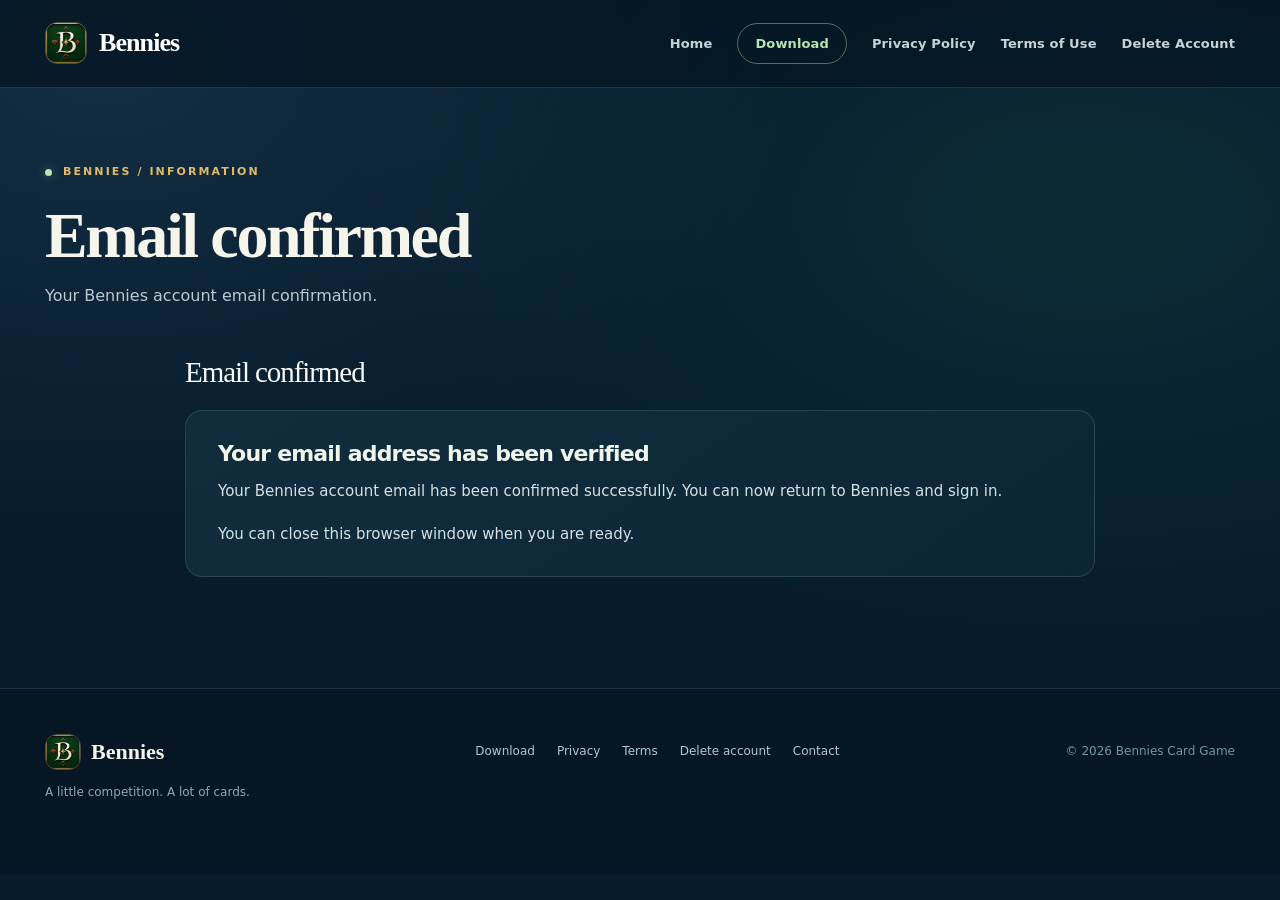
<file: email-confirmed.html>
<!doctype html>
<html lang="en-GB">
<head><meta charset="utf-8"><meta name="viewport" content="width=device-width,initial-scale=1"><meta name="theme-color" content="#071b2d"><meta name="description" content="Your Bennies account email confirmation."><meta property="og:title" content="Email confirmed | Bennies"><meta property="og:description" content="Your Bennies account email confirmation."><meta property="og:image" content="https://benniescardgame.co.uk/assets/bennies-icon.jpg"><link rel="icon" href="assets/bennies-icon.jpg"><link rel="stylesheet" href="styles.css"><title>Email confirmed | Bennies</title></head>
<body><header class="site-header"><div class="shell nav-inner"><a class="brand" href="/" aria-label="Bennies home"><img src="assets/bennies-icon.jpg" alt="" width="42" height="42"><span>Bennies</span></a><nav class="main-nav" aria-label="Main navigation"><a class="" href="/">Home</a><a class="" href="/Download/">Download</a><a class="" href="/privacy.html">Privacy Policy</a><a class="" href="/terms.html">Terms of Use</a><a class="" href="/delete-account.html">Delete Account</a></nav></div></header><main id="main-content"><section class="legal-hero shell"><div class="eyebrow"><span class="dot"></span> BENNIES / INFORMATION</div><h2>Email confirmed</h2><p>Your Bennies account email confirmation.</p></section><div class="shell legal-shell"><article class="legal-content"><h1>Email confirmed</h1>
<section class="card">
<h2>Your email address has been verified</h2>
<p>
        Your Bennies account email has been confirmed successfully.
        You can now return to Bennies and sign in.
 </p>
<p>
        You can close this browser window when you are ready.
 </p>
</section></article></div></main><footer class="site-footer"><div class="shell footer-inner"><div><div class="footer-brand"><img src="assets/bennies-icon.jpg" alt="" width="36" height="36"><span>Bennies</span></div><p>A little competition. A lot of cards.</p></div><div class="footer-links"><a href="/Download/">Download</a><a href="/privacy.html">Privacy</a><a href="/terms.html">Terms</a><a href="/delete-account.html">Delete account</a><a href="mailto:damianjmcgrath@gmail.com">Contact</a></div><small>© 2026 Bennies Card Game</small></div></footer></body></html>
</file>
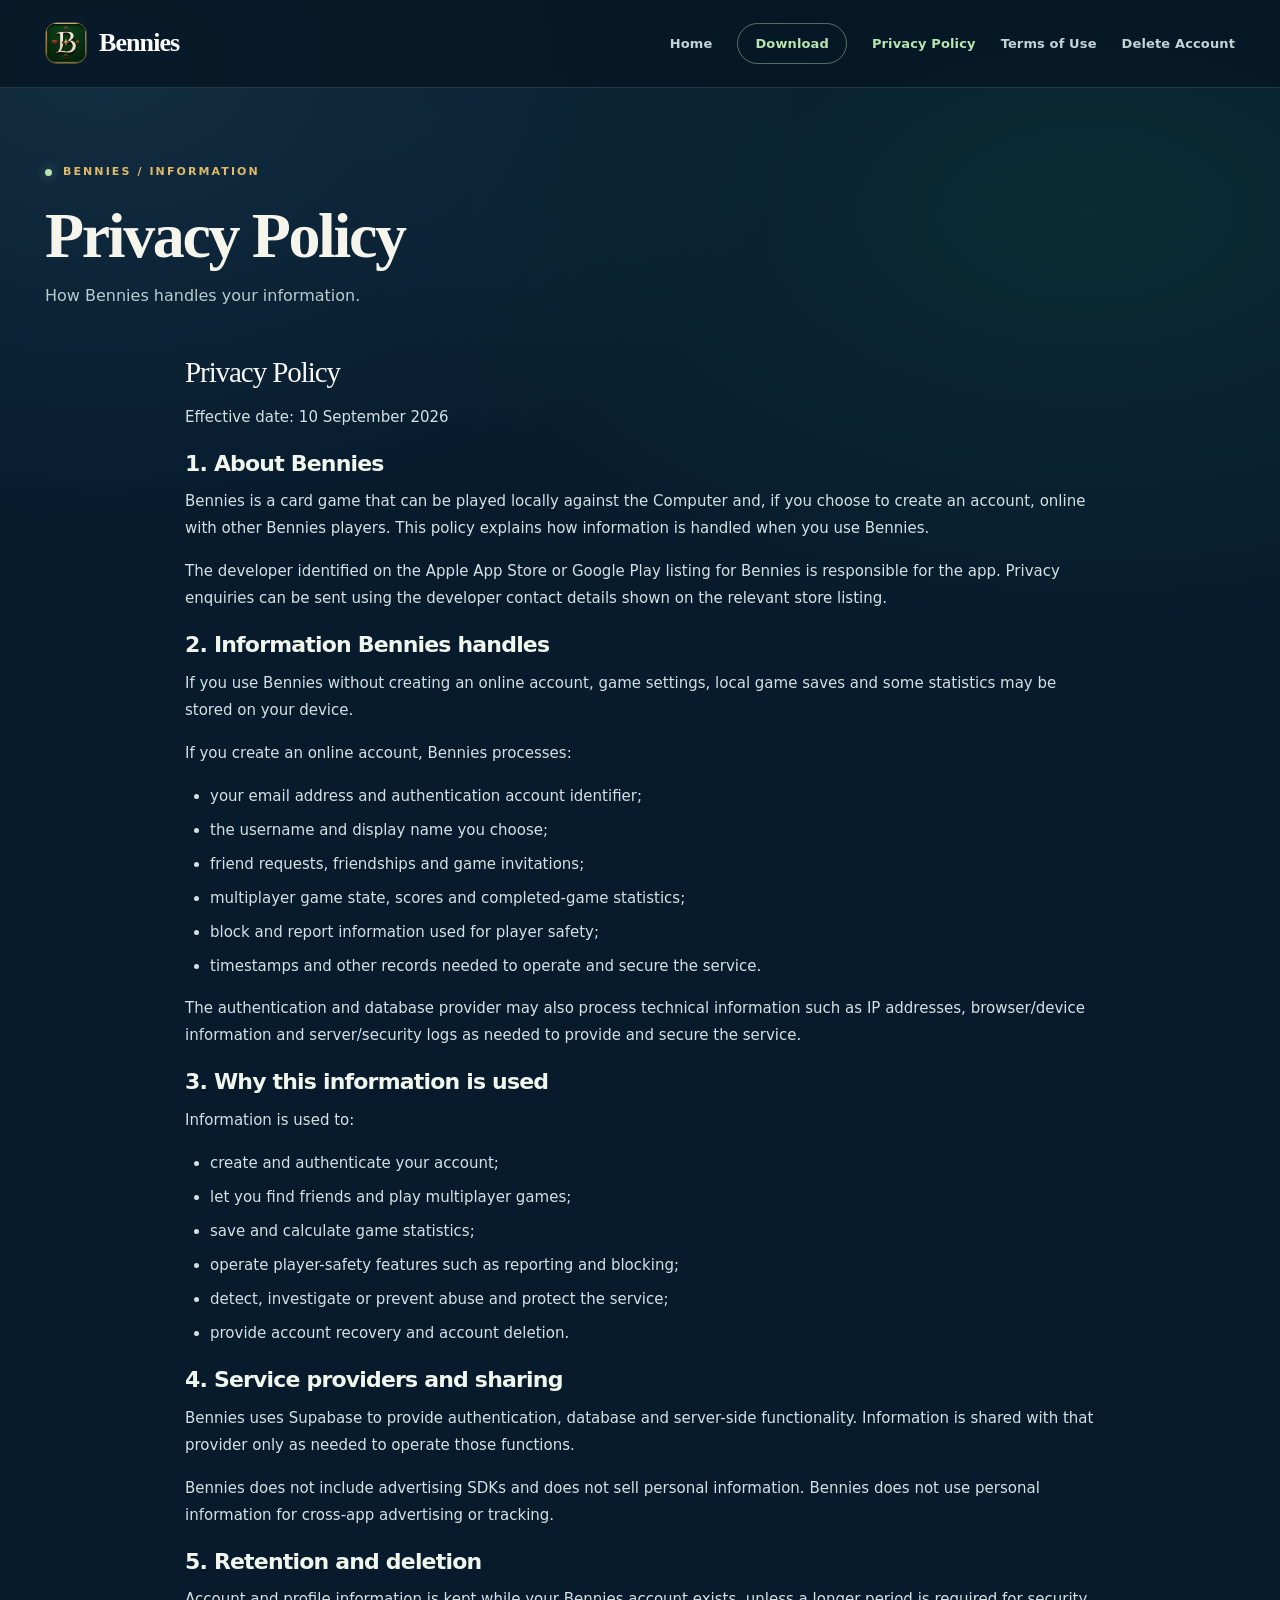
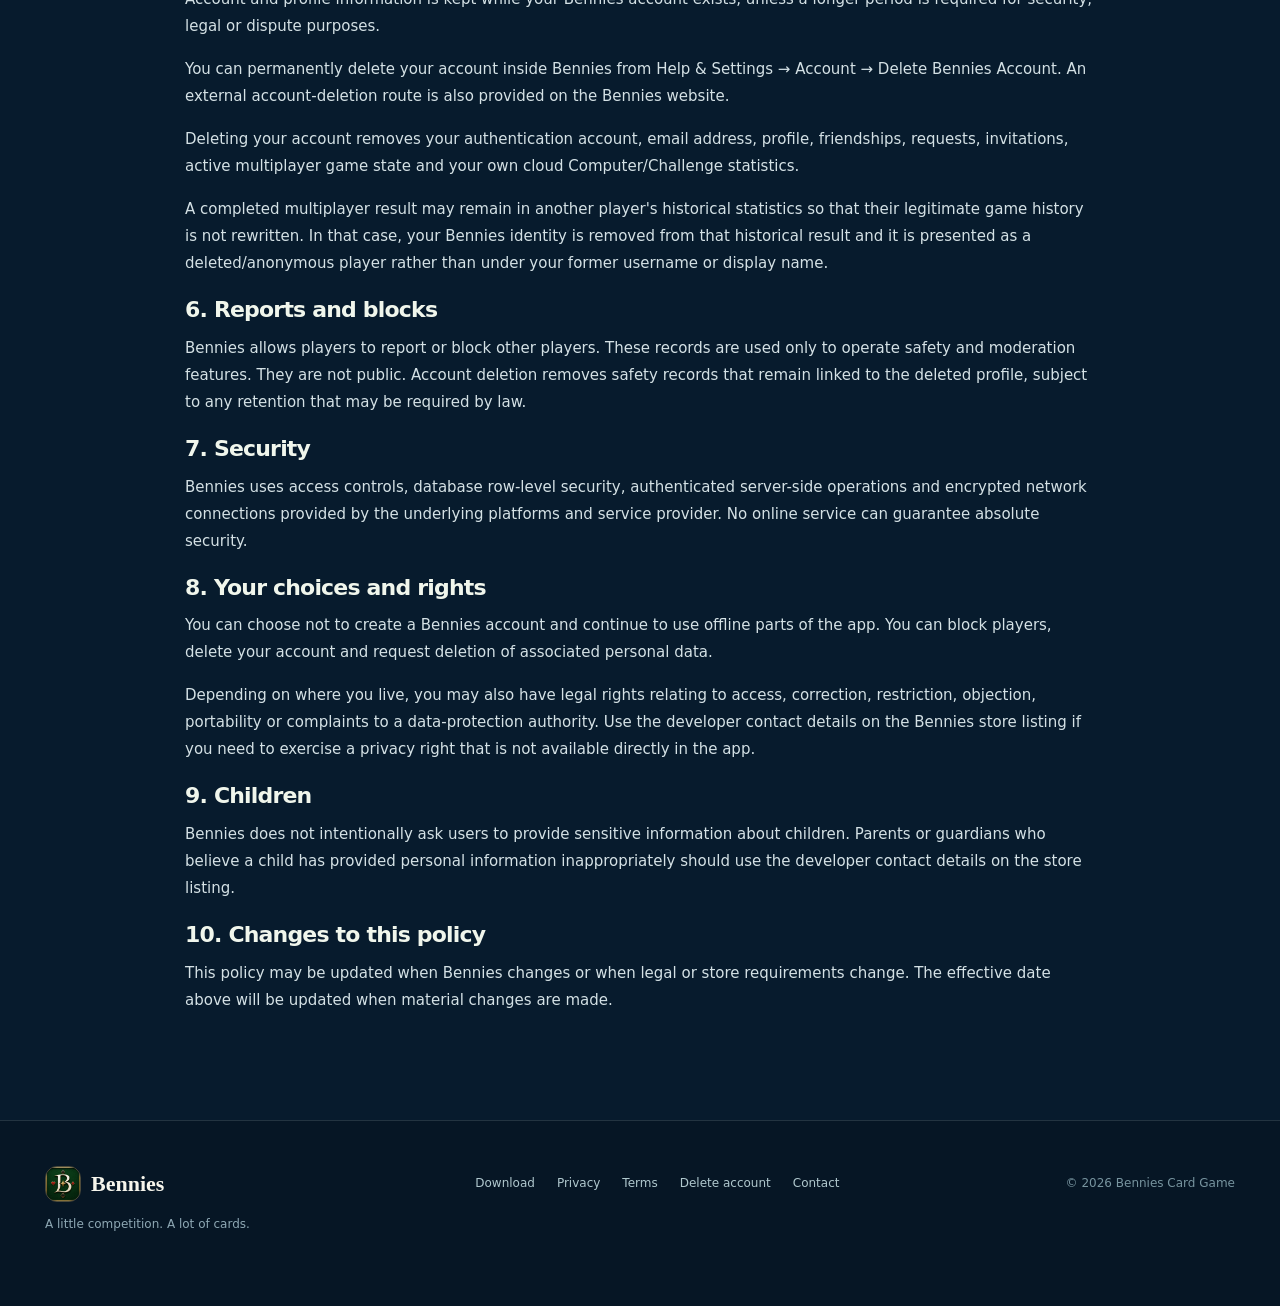
<file: privacy.html>
<!doctype html>
<html lang="en-GB">
<head><meta charset="utf-8"><meta name="viewport" content="width=device-width,initial-scale=1"><meta name="theme-color" content="#071b2d"><meta name="description" content="How Bennies handles your information."><meta property="og:title" content="Privacy Policy | Bennies"><meta property="og:description" content="How Bennies handles your information."><meta property="og:image" content="https://benniescardgame.co.uk/assets/bennies-icon.jpg"><link rel="icon" href="assets/bennies-icon.jpg"><link rel="stylesheet" href="styles.css"><title>Privacy Policy | Bennies</title></head>
<body><header class="site-header"><div class="shell nav-inner"><a class="brand" href="/" aria-label="Bennies home"><img src="assets/bennies-icon.jpg" alt="" width="42" height="42"><span>Bennies</span></a><nav class="main-nav" aria-label="Main navigation"><a class="" href="/">Home</a><a class="" href="/Download/">Download</a><a class="active" href="/privacy.html">Privacy Policy</a><a class="" href="/terms.html">Terms of Use</a><a class="" href="/delete-account.html">Delete Account</a></nav></div></header><main id="main-content"><section class="legal-hero shell"><div class="eyebrow"><span class="dot"></span> BENNIES / INFORMATION</div><h2>Privacy Policy</h2><p>How Bennies handles your information.</p></section><div class="shell legal-shell"><article class="legal-content"><h1>Privacy Policy</h1>
<p>Effective date: 10 September 2026</p>
<h2>1. About Bennies</h2>
<p>Bennies is a card game that can be played locally against the Computer and, if you choose to create an account, online with other Bennies players. This policy explains how information is handled when you use Bennies.</p>
<p>The developer identified on the Apple App Store or Google Play listing for Bennies is responsible for the app. Privacy enquiries can be sent using the developer contact details shown on the relevant store listing.</p>
<h2>2. Information Bennies handles</h2>
<p>If you use Bennies without creating an online account, game settings, local game saves and some statistics may be stored on your device.</p>
<p>If you create an online account, Bennies processes:</p>
<ul>
<li>your email address and authentication account identifier;</li>
<li>the username and display name you choose;</li>
<li>friend requests, friendships and game invitations;</li>
<li>multiplayer game state, scores and completed-game statistics;</li>
<li>block and report information used for player safety;</li>
<li>timestamps and other records needed to operate and secure the service.</li>
</ul>
<p>The authentication and database provider may also process technical information such as IP addresses, browser/device information and server/security logs as needed to provide and secure the service.</p>
<h2>3. Why this information is used</h2>
<p>Information is used to:</p>
<ul>
<li>create and authenticate your account;</li>
<li>let you find friends and play multiplayer games;</li>
<li>save and calculate game statistics;</li>
<li>operate player-safety features such as reporting and blocking;</li>
<li>detect, investigate or prevent abuse and protect the service;</li>
<li>provide account recovery and account deletion.</li>
</ul>
<h2>4. Service providers and sharing</h2>
<p>Bennies uses Supabase to provide authentication, database and server-side functionality. Information is shared with that provider only as needed to operate those functions.</p>
<p>Bennies does not include advertising SDKs and does not sell personal information. Bennies does not use personal information for cross-app advertising or tracking.</p>
<h2>5. Retention and deletion</h2>
<p>Account and profile information is kept while your Bennies account exists, unless a longer period is required for security, legal or dispute purposes.</p>
<p>You can permanently delete your account inside Bennies from Help &amp; Settings → Account → Delete Bennies Account. An external account-deletion route is also provided on the Bennies website.</p>
<p>Deleting your account removes your authentication account, email address, profile, friendships, requests, invitations, active multiplayer game state and your own cloud Computer/Challenge statistics.</p>
<p>A completed multiplayer result may remain in another player's historical statistics so that their legitimate game history is not rewritten. In that case, your Bennies identity is removed from that historical result and it is presented as a deleted/anonymous player rather than under your former username or display name.</p>
<h2>6. Reports and blocks</h2>
<p>Bennies allows players to report or block other players. These records are used only to operate safety and moderation features. They are not public. Account deletion removes safety records that remain linked to the deleted profile, subject to any retention that may be required by law.</p>
<h2>7. Security</h2>
<p>Bennies uses access controls, database row-level security, authenticated server-side operations and encrypted network connections provided by the underlying platforms and service provider. No online service can guarantee absolute security.</p>
<h2>8. Your choices and rights</h2>
<p>You can choose not to create a Bennies account and continue to use offline parts of the app. You can block players, delete your account and request deletion of associated personal data.</p>
<p>Depending on where you live, you may also have legal rights relating to access, correction, restriction, objection, portability or complaints to a data-protection authority. Use the developer contact details on the Bennies store listing if you need to exercise a privacy right that is not available directly in the app.</p>
<h2>9. Children</h2>
<p>Bennies does not intentionally ask users to provide sensitive information about children. Parents or guardians who believe a child has provided personal information inappropriately should use the developer contact details on the store listing.</p>
<h2>10. Changes to this policy</h2>
<p>This policy may be updated when Bennies changes or when legal or store requirements change. The effective date above will be updated when material changes are made.</p></article></div></main><footer class="site-footer"><div class="shell footer-inner"><div><div class="footer-brand"><img src="assets/bennies-icon.jpg" alt="" width="36" height="36"><span>Bennies</span></div><p>A little competition. A lot of cards.</p></div><div class="footer-links"><a href="/Download/">Download</a><a href="/privacy.html">Privacy</a><a href="/terms.html">Terms</a><a href="/delete-account.html">Delete account</a><a href="mailto:damianjmcgrath@gmail.com">Contact</a></div><small>© 2026 Bennies Card Game</small></div></footer></body></html>
</file>
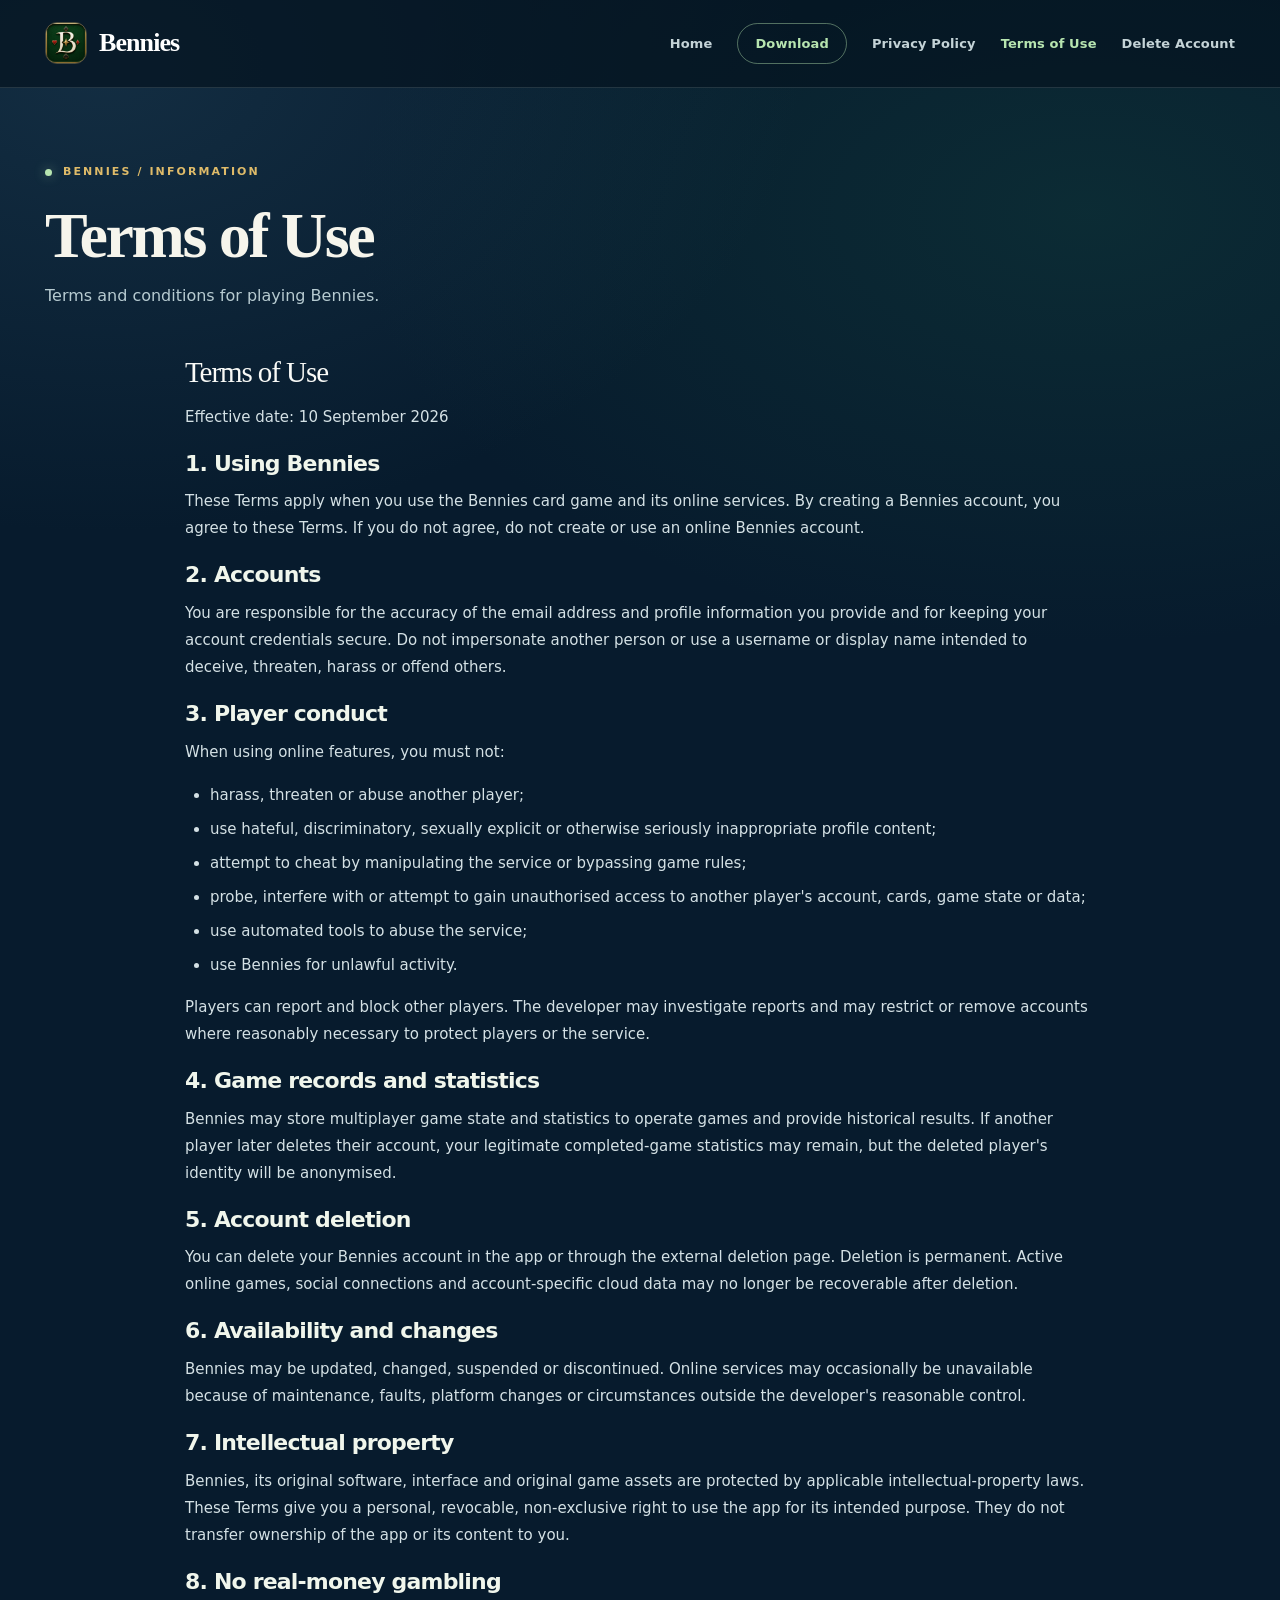
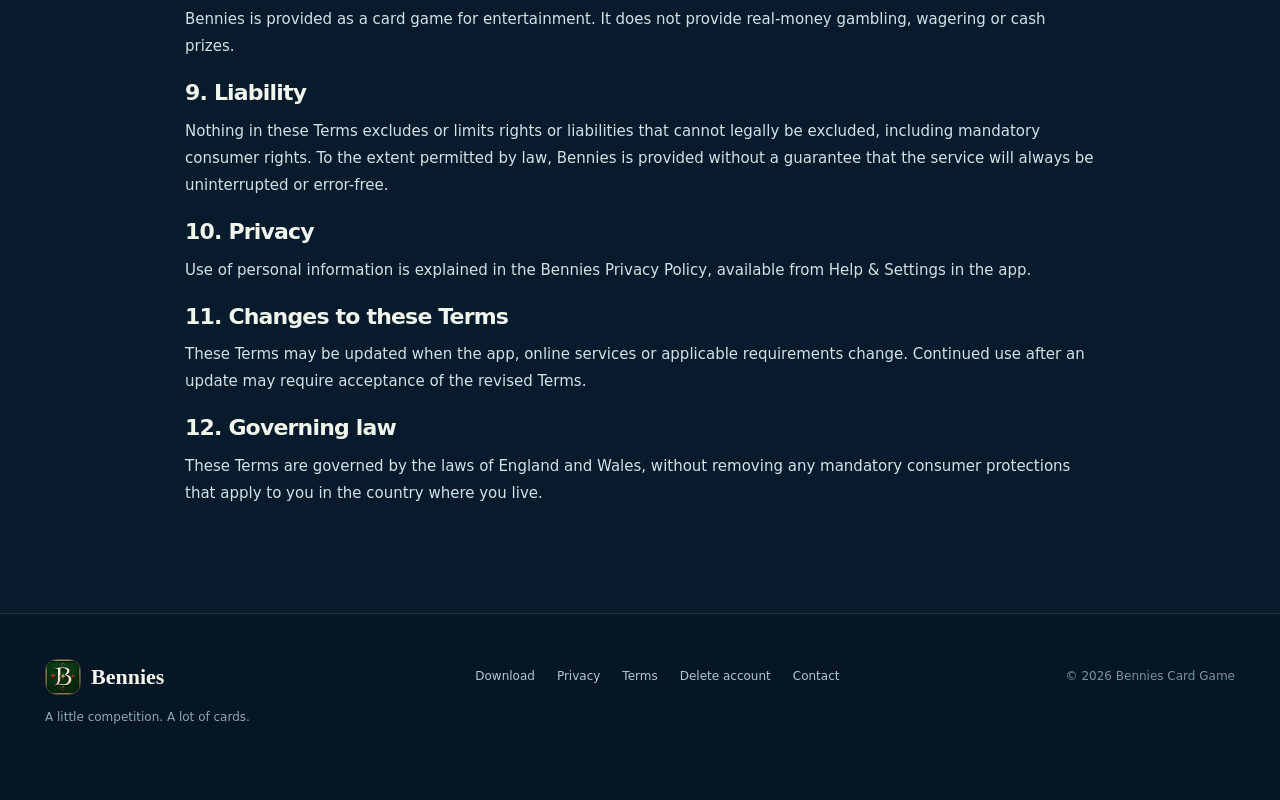
<file: terms.html>
<!doctype html>
<html lang="en-GB">
<head><meta charset="utf-8"><meta name="viewport" content="width=device-width,initial-scale=1"><meta name="theme-color" content="#071b2d"><meta name="description" content="Terms and conditions for playing Bennies."><meta property="og:title" content="Terms of Use | Bennies"><meta property="og:description" content="Terms and conditions for playing Bennies."><meta property="og:image" content="https://benniescardgame.co.uk/assets/bennies-icon.jpg"><link rel="icon" href="assets/bennies-icon.jpg"><link rel="stylesheet" href="styles.css"><title>Terms of Use | Bennies</title></head>
<body><header class="site-header"><div class="shell nav-inner"><a class="brand" href="/" aria-label="Bennies home"><img src="assets/bennies-icon.jpg" alt="" width="42" height="42"><span>Bennies</span></a><nav class="main-nav" aria-label="Main navigation"><a class="" href="/">Home</a><a class="" href="/Download/">Download</a><a class="" href="/privacy.html">Privacy Policy</a><a class="active" href="/terms.html">Terms of Use</a><a class="" href="/delete-account.html">Delete Account</a></nav></div></header><main id="main-content"><section class="legal-hero shell"><div class="eyebrow"><span class="dot"></span> BENNIES / INFORMATION</div><h2>Terms of Use</h2><p>Terms and conditions for playing Bennies.</p></section><div class="shell legal-shell"><article class="legal-content"><h1>Terms of Use</h1>
<p>Effective date: 10 September 2026</p>
<h2>1. Using Bennies</h2>
<p>These Terms apply when you use the Bennies card game and its online services. By creating a Bennies account, you agree to these Terms. If you do not agree, do not create or use an online Bennies account.</p>
<h2>2. Accounts</h2>
<p>You are responsible for the accuracy of the email address and profile information you provide and for keeping your account credentials secure. Do not impersonate another person or use a username or display name intended to deceive, threaten, harass or offend others.</p>
<h2>3. Player conduct</h2>
<p>When using online features, you must not:</p>
<ul>
<li>harass, threaten or abuse another player;</li>
<li>use hateful, discriminatory, sexually explicit or otherwise seriously inappropriate profile content;</li>
<li>attempt to cheat by manipulating the service or bypassing game rules;</li>
<li>probe, interfere with or attempt to gain unauthorised access to another player's account, cards, game state or data;</li>
<li>use automated tools to abuse the service;</li>
<li>use Bennies for unlawful activity.</li>
</ul>
<p>Players can report and block other players. The developer may investigate reports and may restrict or remove accounts where reasonably necessary to protect players or the service.</p>
<h2>4. Game records and statistics</h2>
<p>Bennies may store multiplayer game state and statistics to operate games and provide historical results. If another player later deletes their account, your legitimate completed-game statistics may remain, but the deleted player's identity will be anonymised.</p>
<h2>5. Account deletion</h2>
<p>You can delete your Bennies account in the app or through the external deletion page. Deletion is permanent. Active online games, social connections and account-specific cloud data may no longer be recoverable after deletion.</p>
<h2>6. Availability and changes</h2>
<p>Bennies may be updated, changed, suspended or discontinued. Online services may occasionally be unavailable because of maintenance, faults, platform changes or circumstances outside the developer's reasonable control.</p>
<h2>7. Intellectual property</h2>
<p>Bennies, its original software, interface and original game assets are protected by applicable intellectual-property laws. These Terms give you a personal, revocable, non-exclusive right to use the app for its intended purpose. They do not transfer ownership of the app or its content to you.</p>
<h2>8. No real-money gambling</h2>
<p>Bennies is provided as a card game for entertainment. It does not provide real-money gambling, wagering or cash prizes.</p>
<h2>9. Liability</h2>
<p>Nothing in these Terms excludes or limits rights or liabilities that cannot legally be excluded, including mandatory consumer rights. To the extent permitted by law, Bennies is provided without a guarantee that the service will always be uninterrupted or error-free.</p>
<h2>10. Privacy</h2>
<p>Use of personal information is explained in the Bennies Privacy Policy, available from Help &amp; Settings in the app.</p>
<h2>11. Changes to these Terms</h2>
<p>These Terms may be updated when the app, online services or applicable requirements change. Continued use after an update may require acceptance of the revised Terms.</p>
<h2>12. Governing law</h2>
<p>These Terms are governed by the laws of England and Wales, without removing any mandatory consumer protections that apply to you in the country where you live.</p></article></div></main><footer class="site-footer"><div class="shell footer-inner"><div><div class="footer-brand"><img src="assets/bennies-icon.jpg" alt="" width="36" height="36"><span>Bennies</span></div><p>A little competition. A lot of cards.</p></div><div class="footer-links"><a href="/Download/">Download</a><a href="/privacy.html">Privacy</a><a href="/terms.html">Terms</a><a href="/delete-account.html">Delete account</a><a href="mailto:damianjmcgrath@gmail.com">Contact</a></div><small>© 2026 Bennies Card Game</small></div></footer></body></html>
</file>
<file: styles.css>
:root{color-scheme:dark;--navy:#071b2d;--deep:#071423;--panel:#102d3c;--green:#0e4638;--mint:#b7e5b0;--gold:#dfbb69;--text:#f6f5ec;--muted:#a9bfcb;--line:rgba(210,234,229,.14);font-family:Inter,'Segoe UI',system-ui,-apple-system,sans-serif;font-synthesis:none}*{box-sizing:border-box}html{scroll-behavior:smooth}body{margin:0;background:var(--navy);color:var(--text);line-height:1.65;-webkit-font-smoothing:antialiased;overflow-x:hidden}body::before{content:"";position:absolute;top:0;left:0;right:0;height:850px;pointer-events:none;z-index:-1;background:radial-gradient(ellipse at 85% 25%,rgba(30,110,82,.20),transparent 48%),radial-gradient(ellipse at 8% 8%,rgba(38,75,100,.38),transparent 42%)}a{color:var(--mint)}a:hover{color:#e0f5da}button,input{font:inherit}.shell{width:min(1190px,calc(100% - 64px));margin:0 auto}h1,h2,h3,p{margin-top:0}h1,h2,h3{line-height:1.14;letter-spacing:-.037em}em{font-style:normal;color:var(--mint)}.site-header{position:relative;z-index:10;background:rgba(5,20,33,.72);border-bottom:1px solid var(--line)}.nav-inner{min-height:87px;display:flex;align-items:center;justify-content:space-between;gap:25px}.brand{display:flex;align-items:center;gap:12px;color:#fff;text-decoration:none;font-family:Georgia,serif;font-weight:700;font-size:26px;letter-spacing:-.035em;white-space:nowrap}.brand img,.footer-brand img{object-fit:cover;border-radius:12px;border:1px solid rgba(223,187,105,.32)}.main-nav{display:flex;align-items:center;gap:25px;flex-wrap:wrap}.main-nav a{font-size:13px;font-weight:650;letter-spacing:.01em;color:#c4d3d7;text-decoration:none;transition:color .2s}.main-nav a:hover,.main-nav a.active{color:var(--mint)}.main-nav a[href='/Download/']{border:1px solid rgba(183,229,176,.43);color:var(--mint);padding:9px 17px;border-radius:999px}.main-nav a[href='/Download/']:hover{background:rgba(183,229,176,.13)}.hero{min-height:620px;display:grid;grid-template-columns:1.12fr .88fr;gap:40px;align-items:center;padding-top:74px;padding-bottom:82px}.eyebrow,.section-label,.small-label{font-size:11px;font-weight:850;letter-spacing:.19em;color:var(--gold)}.eyebrow{display:inline-flex;gap:11px;align-items:center}.dot{display:inline-block;width:7px;height:7px;background:var(--mint);border-radius:100%;box-shadow:0 0 12px #b7e5b075}.hero h1,.download-hero h1{font-family:Georgia,'Times New Roman',serif;font-weight:600;font-size:clamp(58px,6.6vw,94px);letter-spacing:-.054em;line-height:1.04;margin:25px 0 25px}.hero-lead{font-size:18px;color:#c4d6de;max-width:590px;line-height:1.8}.hero-actions{display:flex;align-items:center;gap:14px;flex-wrap:wrap;margin-top:35px}.button{min-height:52px;display:inline-flex;align-items:center;justify-content:center;gap:24px;text-decoration:none;border-radius:999px;padding:12px 24px;font-weight:800;font-size:14px;transition:transform .2s,background .2s}.button:hover{transform:translateY(-2px)}.button-primary{color:#082818;background:var(--mint)}.button-primary:hover{color:#082818;background:#d4f4cb}.button-ghost{color:#f3fbf7;border:1px solid rgba(220,243,232,.27);background:rgba(255,255,255,.035)}.button-ghost:hover{color:#fff;background:rgba(255,255,255,.09)}.hero-detail{display:flex;gap:22px;align-items:center;flex-wrap:wrap;margin-top:40px;color:#9cb2bc;font-size:12px}.hero-detail b{color:var(--gold);font-size:18px;font-family:Georgia,serif;margin-right:4px}.hero-detail .sep{height:20px;width:1px;background:#ffffff2c}.hero-art{position:relative;display:grid;place-items:center;min-height:470px}.hero-halo{position:absolute;width:min(94%,510px);height:390px;filter:blur(25px);border-radius:50%;background:radial-gradient(ellipse,rgba(42,130,87,.39),rgba(8,43,43,.1) 65%,transparent 75%)}.hero-logo{position:relative;z-index:1;max-width:100%;width:520px;height:auto;filter:drop-shadow(0 27px 45px #0009)}.mini-card{position:absolute;z-index:0;width:89px;height:124px;border-radius:10px;background:#f9f6ec;color:#c1312a;font-size:34px;font-family:Georgia,serif;padding:8px 12px;box-shadow:0 20px 30px #0005}.mini-card span{display:block;font-size:28px;line-height:1}.mini-card-one{top:21px;right:28px;transform:rotate(18deg)}.mini-card-two{bottom:22px;left:10px;transform:rotate(-22deg);color:#1d2631}.feature-band{background:#0b2935;border-block:1px solid rgba(211,235,228,.12)}.feature-band-inner{display:grid;grid-template-columns:repeat(3,1fr);gap:40px;padding-block:29px}.feature-band-inner>div{display:flex;align-items:center;gap:17px}.feature-band-inner strong,.feature-band-inner span:not(.feature-icon){display:block}.feature-band-inner strong{font-size:14px}.feature-band-inner span:not(.feature-icon){font-size:12px;color:#9fb7be}.feature-icon{display:grid;place-items:center;border:1px solid #c9bb7866;color:var(--gold);width:49px;height:49px;flex:none;border-radius:14px;font-size:26px}.section{padding-block:105px}.section-heading{display:flex;justify-content:space-between;align-items:end;gap:40px;margin-top:16px;margin-bottom:35px}.section-heading h2{font:600 clamp(37px,4.4vw,58px)/1.12 Georgia,serif;max-width:550px;margin:0}.section-heading p{color:#acc3ce;font-size:15px;max-width:415px;margin:0 0 4px}.step-grid{display:grid;grid-template-columns:repeat(3,1fr);gap:17px}.step-card{min-height:263px;border:1px solid var(--line);border-radius:20px;padding:29px;background:linear-gradient(140deg,#122f3a,#0c2330);position:relative}.step-num{font-weight:850;letter-spacing:.16em;font-size:11px;color:var(--gold)}.step-symbol{position:absolute;right:27px;top:21px;color:#83b28c;font-size:40px;line-height:1}.step-card h3{margin:58px 0 10px;font-size:24px}.step-card p{font-size:14px;color:#aec4cc;line-height:1.7;margin:0}.showcase-section{padding:100px 0 105px;background:linear-gradient(180deg,#0b2d37,#0a2132);border-top:1px solid var(--line);border-bottom:1px solid var(--line)}.showcase-head{margin-bottom:50px}.screens-grid{display:grid;grid-template-columns:repeat(4,1fr);align-items:start;gap:27px}.shot{margin:0;text-align:center;min-width:0}.phone{width:min(100%,232px);margin:auto;padding:5px;border-radius:27px;border:5px solid #24333c;background:#0b161a;box-shadow:0 25px 55px #0007;overflow:hidden}.phone img{width:100%;height:auto;display:block;border-radius:17px}.shot-big .phone{border-color:#b0894d}.shot figcaption{display:flex;flex-direction:column;gap:4px;padding-top:24px}.shot figcaption b{font-size:17px}.shot figcaption span{font-size:12px;color:#a6bdc7}.cta-panel{margin:90px 0;display:flex;align-items:center;justify-content:space-between;gap:35px;background:radial-gradient(ellipse at 100% 0%,rgba(91,142,83,.22),transparent 60%),linear-gradient(110deg,#10382f,#0d2d35);border:1px solid #587b5e7a;border-radius:24px;padding:47px 53px}.cta-panel h2{font:600 clamp(29px,3.7vw,43px)/1.12 Georgia,serif;margin:12px 0}.cta-panel p{margin:0;color:#bbd2d0}.site-footer{border-top:1px solid var(--line);background:#061625}.footer-inner{display:grid;grid-template-columns:1fr 1.4fr auto;align-items:start;gap:30px;padding-block:45px 60px}.footer-brand{display:flex;align-items:center;gap:10px;font:700 22px Georgia,serif}.footer-inner p{font-size:12px;color:#8ea8b4;margin-top:13px}.footer-links{display:flex;flex-wrap:wrap;gap:13px 22px;padding-top:8px}.footer-links a{text-decoration:none;font-size:12px;color:#b0c8ce}.footer-links a:hover{color:var(--mint)}.footer-inner small{padding-top:8px;font-size:12px;color:#77949f;white-space:nowrap}.legal-hero{padding:70px 0 30px}.legal-hero h2{font:600 clamp(39px,5vw,64px) Georgia,serif;margin:15px 0 10px}.legal-hero p{color:#b7cbd1;font-size:16px}.legal-shell{padding-bottom:90px}.legal-content{max-width:910px;margin:0 auto;color:#d4e1e5;font-size:15px;line-height:1.8}.legal-content>h1{font:500 29px Georgia,serif;color:#f9faf7;margin:0 0 15px}.legal-content h2{color:#f0f6ec;font-size:22px;line-height:1.35;margin:18px 0 10px}.legal-content p{margin:0 0 16px}.legal-content a{color:var(--mint)}.legal-content ul{padding-left:25px}.legal-content li{margin:7px 0}.legal-content>.card,.legal-content>section.card{padding:28px 32px;background:linear-gradient(145deg,#112d3d,#0c2535);border:1px solid var(--line);border-radius:17px;margin:21px 0}.legal-content .card h2:first-child{margin-top:0}.legal-content .card p:last-child{margin-bottom:0}.legal-content label{display:block;margin-top:14px;margin-bottom:6px;font-weight:750}.legal-content input{display:block;background:#061c29;color:#fff;border:1px solid #5d7a78;padding:11px 13px;border-radius:10px;max-width:480px;width:100%}.legal-content input:focus{outline:2px solid var(--gold)}.legal-content button{background:var(--mint);color:#123023;border:0;border-radius:999px;padding:11px 19px;font-weight:800;cursor:pointer;margin:16px 8px 0 0}.legal-content button:disabled{opacity:.4;cursor:not-allowed}.legal-content button.danger{background:#eab0a9;color:#4c1010}.legal-content .notice{padding:13px 15px;border-radius:10px;background:#153d42;border:1px solid #688989}.legal-content .error{padding:13px 15px;border-radius:10px;background:#4e2026}.legal-content .success{padding:13px 15px;border-radius:10px;background:#155a3f}.download-hero{display:grid;grid-template-columns:1.1fr .9fr;align-items:center;gap:70px;padding-top:95px;padding-bottom:98px;min-height:680px}.download-hero h1{font-size:clamp(47px,5.1vw,72px)}.download-copy>p{font-size:18px;color:#b9ced7;max-width:590px}.testing-panel{margin-top:38px;padding:27px;display:flex;gap:18px;border:1px solid #738b6577;background:linear-gradient(120deg,#143e35,#11313b);border-radius:20px}.test-icon{display:grid;place-items:center;flex:none;width:50px;height:50px;background:#2c5c42;border:1px solid #7caa75;border-radius:13px;color:var(--gold);font-size:25px}.testing-panel h2{font:600 25px Georgia,serif;margin:6px 0 10px}.testing-panel p{font-size:14px;color:#d0e1df;line-height:1.7;margin-bottom:11px}.testing-panel p:last-child{margin-bottom:0}.testing-panel .muted{font-size:12px;color:#9fbfb9}.download-actions{display:flex;gap:12px;flex-wrap:wrap;margin-top:25px}.download-visual{position:relative;min-height:480px;display:flex;align-items:center;justify-content:center}.download-brand{position:absolute;top:-8px;left:-6%;width:60%;z-index:2;filter:drop-shadow(0 10px 16px #000a)}.download-phone{width:230px;transform:rotate(9deg);margin-left:20%;border-color:#a78950}.download-next{text-align:center;border-top:1px solid var(--line);padding-top:65px;padding-bottom:95px}.download-next h2{font:600 42px Georgia,serif;margin:15px 0}.download-next p{max-width:670px;margin:auto;color:#b7ccd4}.store-previews{display:flex;justify-content:center;gap:12px;flex-wrap:wrap;margin-top:30px}.store-previews>div{min-width:200px;border:1px solid #7b8f8a66;border-radius:13px;padding:14px 22px;text-align:left;font-weight:800;color:#dce8e9}.store-previews span{color:var(--gold);margin-right:8px}.store-previews small{display:block;font-size:10px;font-weight:500;color:#9cb1b8;margin-left:23px}
@media(max-width:900px){.nav-inner{align-items:flex-start;padding-block:15px;flex-direction:column;gap:13px}.main-nav{gap:11px 21px}.hero{grid-template-columns:1fr;gap:5px;padding-top:55px;padding-bottom:48px}.hero-art{min-height:310px}.hero-logo{width:400px}.mini-card{width:64px;height:90px;font-size:24px}.download-hero{grid-template-columns:1fr;padding-top:55px;gap:10px}.download-visual{min-height:390px}.screens-grid{gap:16px}.footer-inner{grid-template-columns:1fr 1fr}.footer-inner small{grid-column:1/-1}.feature-band-inner{gap:20px}.cta-panel{padding:35px}}
@media(max-width:600px){.shell{width:min(100% - 34px,1190px)}.brand{font-size:23px}.brand img{width:36px;height:36px}.nav-inner{min-height:auto}.main-nav{gap:9px 13px}.main-nav a{font-size:12px}.main-nav a[href='/Download/']{padding:6px 11px}.hero h1{font-size:clamp(52px,12vw,72px)}.hero-lead{font-size:16px}.hero-detail{gap:11px 16px}.hero-art{min-height:260px}.hero-logo{width:340px}.mini-card-one{right:10px}.feature-band-inner{grid-template-columns:1fr;gap:20px}.section{padding-block:65px}.section-heading{flex-direction:column;align-items:start;gap:17px}.section-heading h2{font-size:41px}.step-grid{grid-template-columns:1fr}.step-card{min-height:210px}.step-card h3{margin-top:36px}.showcase-section{padding:65px 0}.screens-grid{grid-template-columns:repeat(2,1fr);gap:30px 10px}.phone{width:95%;max-width:210px}.shot figcaption{padding-top:13px}.shot figcaption b{font-size:14px}.shot figcaption span{font-size:11px}.cta-panel{margin:55px 0;flex-direction:column;align-items:start;padding:28px}.footer-inner{grid-template-columns:1fr;gap:14px}.footer-inner small{grid-column:auto}.legal-hero{padding-top:44px}.legal-shell{padding-bottom:52px}.legal-content>.card,.legal-content>section.card{padding:20px}.download-hero{padding-bottom:55px}.download-hero h1{font-size:51px}.download-copy>p{font-size:16px}.testing-panel{padding:19px;gap:12px}.test-icon{width:38px;height:38px}.download-visual{min-height:340px}.download-phone{width:180px}.download-next{padding-bottom:65px}.download-next h2{font-size:34px}}
@media(prefers-reduced-motion:reduce){html{scroll-behavior:auto}*,*::before,*::after{transition:none!important;animation:none!important}}
</file>
